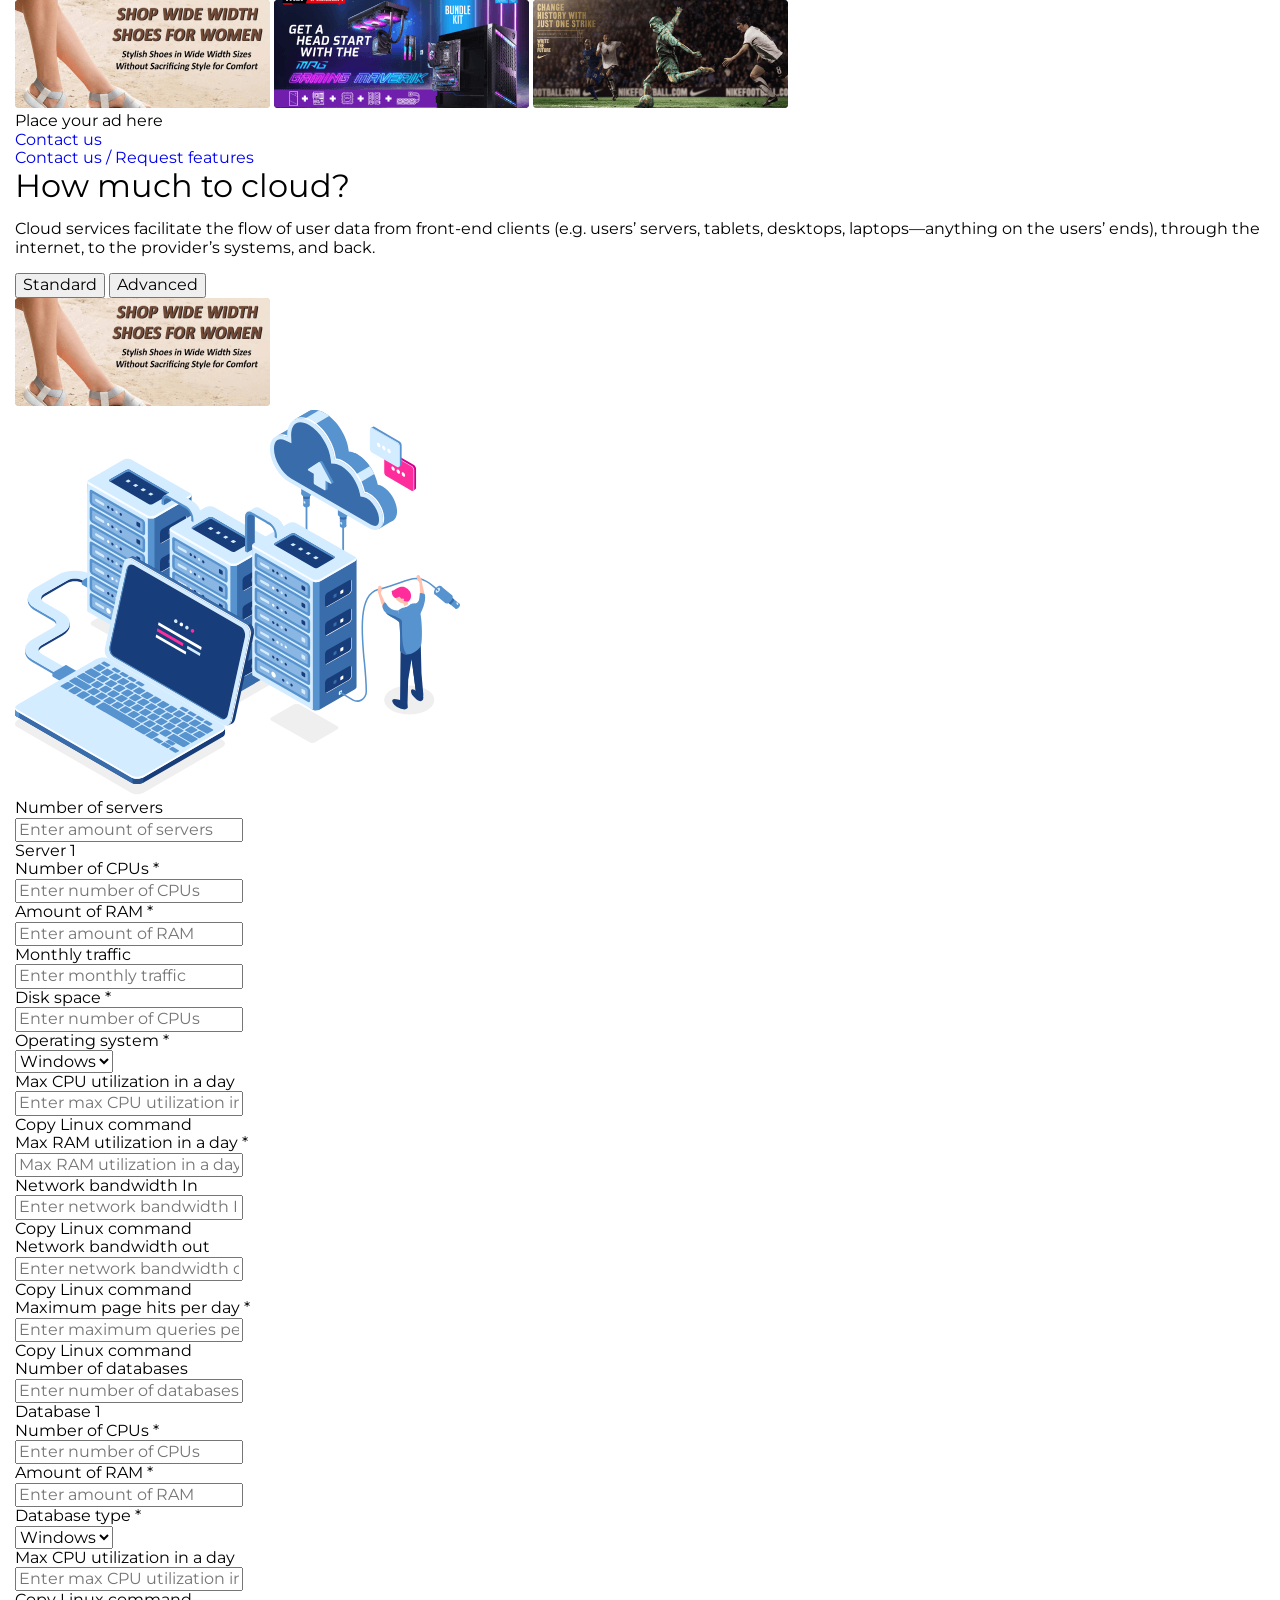
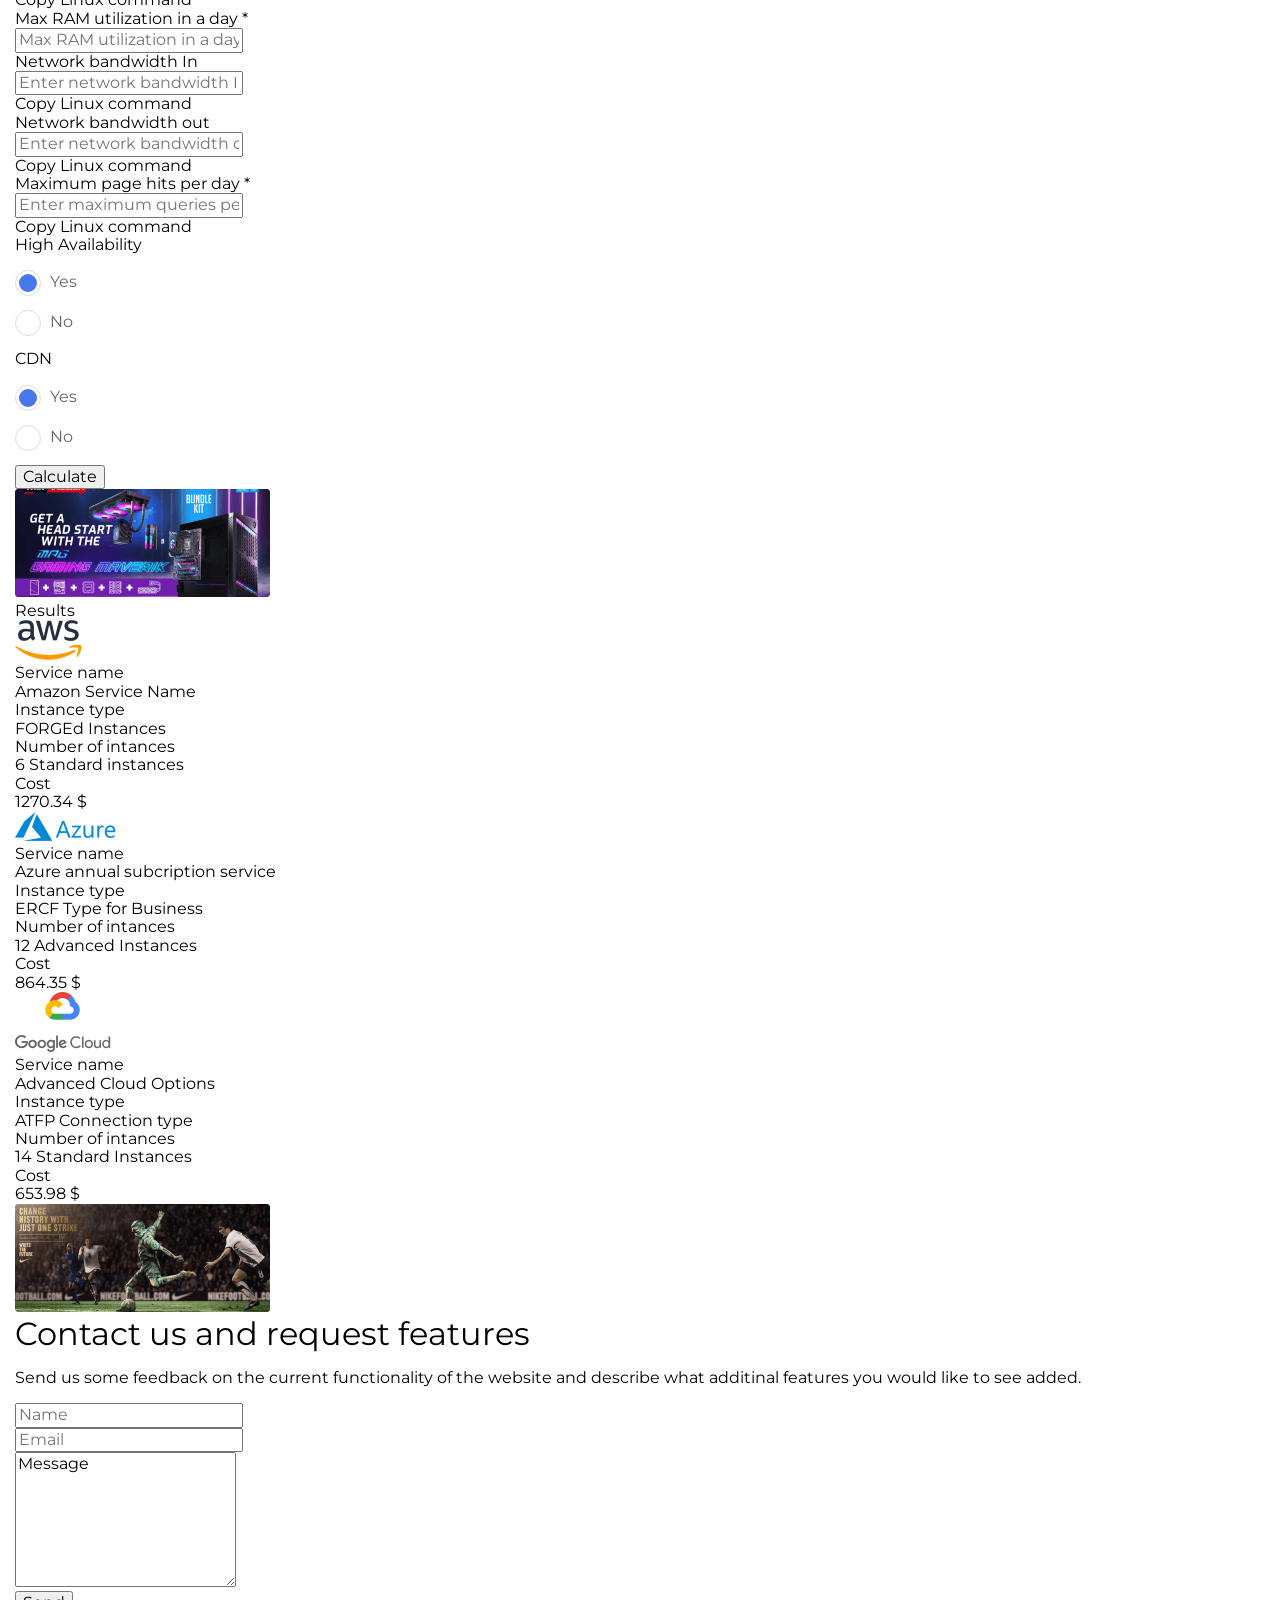
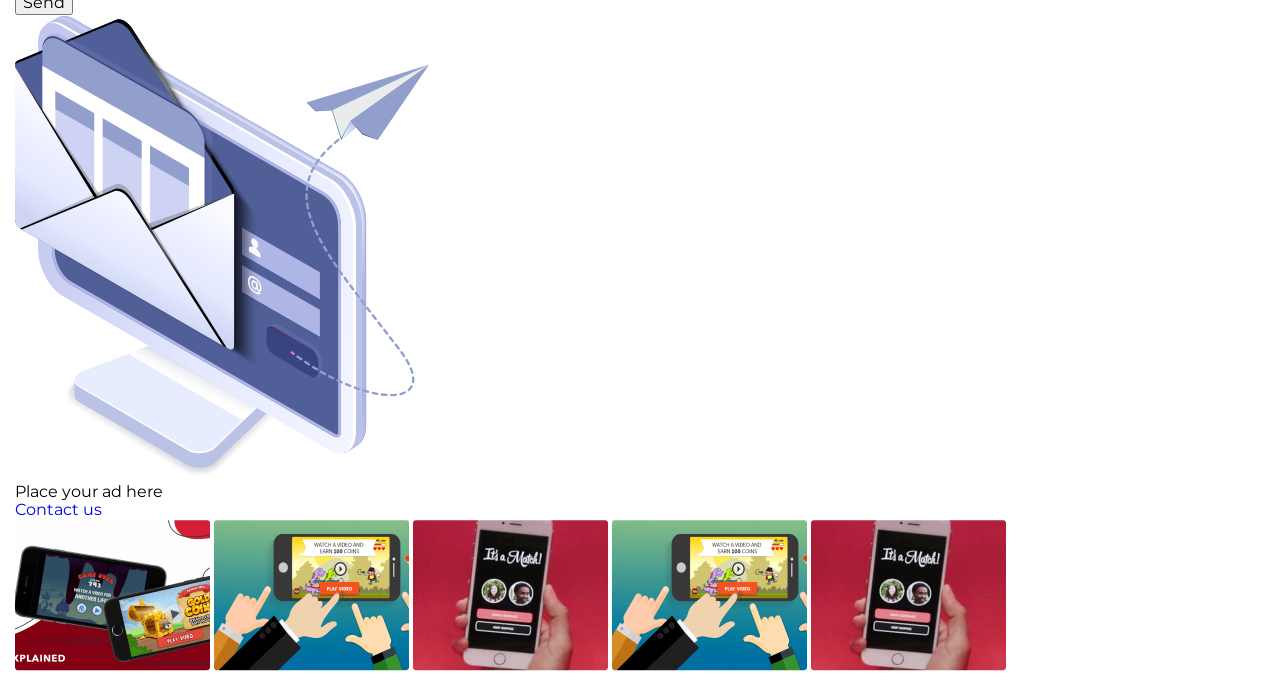
<file: index.html>
<!DOCTYPE html>
<html lang="en">
<head>
    <meta charset="UTF-8">
    <meta http-equiv="X-UA-Compatible" content="IE=edge">
    <meta name="viewport" content="width=device-width, initial-scale=1.0">
    <title>Document</title>
    <link rel="stylesheet" href="./css/style.css">
    <!--<link rel="stylesheet" href="css/reset.css">!-->
    <link rel="stylesheet" href="./css/normalize.css">
</head>
<body>
    <div class="loader">
        <div class="lds-dual-ring"></div>
    </div>
    
    <div class="content">
        <div class="main-content main-content-header">
            <header>
                <img src="img/head-1.png" srcset="img/head-1.png 1x, img/head-1@2x.png 2x">
                <img src="img/head-2.png" srcset="img/head-2.png 1x, img/head-2@2x.png 2x">
                <img src="img/head-3.png" srcset="img/head-3.png 1x, img/head-3@2x.png 2x">
                <div class="contact-us">
                    <div class="contact-title">Place your ad here</div>
                    <a href="#contact" class="btn contact-btn scroll-contact">Contact us</a>
                </div>
            </header>

            <section class="section-cloud">
                <a href="#contact" class="contact-request scroll-contact">Contact us / Request features</a>
                <div class="flex-cloud">
                    <div class="main-info">
                        <h1 class="main-title title-cloud">How much to cloud?</h1>
                        <p class="main-text">Cloud services facilitate the flow of user data from front-end clients (e.g. users’ servers, tablets, desktops, laptops—anything on the users’ ends), through the internet, to the provider’s systems, and back.</p>
                        <div class="main-buttons">
                            <button class="standart-button btn-main bm-active">Standard</button>
                            <button class="advanced-button btn-main">Advanced</button>
                        </div>

                        <div class="mobile-advertising">
                            <img src="img/head-1.png" srcset="img/head-1.png 1x, img/head-1@2x.png 2x">
                        </div>
                    </div>
                    <div class="cloud-vector">
                        <img src="img/cloud.svg" alt="">
                    </div>
                </div>
            </section>
        </div>
    </div>

    <div class="content">
        <div class="main-content">
            <form>
                <section class="section-server">
                    <div class="amount-sd">
                        <div class="title-number">Number of servers</div>
                        <div>
                            <input type="text" class="input-styles main-input input-value-frame" placeholder="Enter amount of servers" name="number-server">
                        </div>
                    </div>
                    <div class="main-frame">
                            <div class="title-frame">Server 1</div>
                            <div class="flex-frame">
                                <div class="block-input-frame">
                                    <div class="title-input">Number of CPUs *</div>
                                    <div>
                                        <input type="text" class="input-styles input-value-frame" placeholder="Enter number of CPUs" name="number-cpu" >
                                    </div>
                                </div>

                                <div class="block-input-frame">
                                    <div class="title-input">Amount of RAM *</div>
                                    <div class="gb-icon">
                                        <input type="text" class="input-styles input-value-frame" placeholder="Enter amount of RAM" name="amount-ram">
                                    </div>
                                </div>

                                <div class="block-input-frame standart-block">
                                    <div class="title-input">Monthly traffic</div>
                                    <div class="tb-icon">
                                        <input type="text" class="input-styles standart-input input-value-frame" placeholder="Enter monthly traffic" name="monthly-traffic">
                                    </div>
                                </div> 

                                <div class="block-input-frame">
                                    <div class="title-input">Disk space *</div>
                                    <div class="gb-icon">
                                        <input type="text" class="input-styles input-value-frame" placeholder="Enter number of CPUs" name="disk-number-cpu">
                                    </div>
                                </div>

                                <div class="block-input-frame">
                                    <div class="title-input">Operating system *</div>
                                    <select name="select-operating-system" id="select" class="custom-select input-value-frames" placeholder="Select operating system">
                                        <option value="windows">Windows</option>
                                        <option value="linux">Linux</option>
                                    </select>
                                </div>

                                <!-- ADVACNED -->

                                <div class="block-input-frame advanced-block">
                                    <div class="title-input">Max CPU utilization in a day</div>
                                    <div class="pr-icon">
                                        <input type="text" class="input-styles input-value-frame" placeholder="Enter max CPU utilization in a day" name="cpu-utilization">
                                    </div>
                                    <div class="copy-block"> 
                                    Copy Linux command<span class="tooltips copy" tooltip="It has survived not only five centuries, but also the leap into electronic typesetting, remaining essentially unchanged." tooltip-position="bottom"></span>
                                    </div>
                                </div>

                                <div class="block-input-frame advanced-block">
                                    <div class="title-input">Max RAM utilization in a day *</div>
                                    <div class="pr-icon">
                                        <input type="text" class="input-styles input-value-frame" placeholder="Max RAM utilization in a day" name="ram-utilization" >
                                    </div>
                                </div>

                                <div class="block-input-frame advanced-block">
                                    <div class="title-input">Network bandwidth In</div>
                                    <div>
                                        <input type="text" class="input-styles input-value-frame" placeholder="Enter network bandwidth In" name="bandwidth-in" > 
                                    </div>
                                    <div class="copy-block"> 
                                        Copy Linux command<span class="tooltips copy" tooltip="It has survived not only five centuries, but also the leap into electronic typesetting, remaining essentially unchanged." tooltip-position="bottom"></span>
                                    </div>
                                </div>

                                <div class="block-input-frame advanced-block">
                                    <div class="title-input">Network bandwidth out</div>
                                    <div>
                                        <input type="text" class="input-styles input-value-frame" placeholder="Enter network bandwidth out" name="bandwidth-out" >
                                    </div>
                                    <div class="copy-block"> 
                                        Copy Linux command<span class="tooltips copy" tooltip="It has survived not only five centuries, but also the leap into electronic typesetting, remaining essentially unchanged." tooltip-position="bottom"></span>
                                    </div>
                                </div>

                                <div class="block-input-frame advanced-block">
                                    <div class="title-input">Maximum page hits per day *</div>
                                    <div>
                                        <input type="text" class="input-styles input-value-frame" placeholder="Enter maximum queries per second" name="queries-per-second" >
                                    </div>
                                    <div class="copy-block"> 
                                        Copy Linux command<span class="tooltips copy" tooltip="It has survived not only five centuries, but also the leap into electronic typesetting, remaining essentially unchanged." tooltip-position="bottom"></span>
                                    </div>
                                </div>

                                <!-- Empty -->

                                <div class="block-input-frame empty-block"></div>
                            </div>
                    </div>
                </section>

                <section class="section-database advanced-block">
                    <div class="amount-sd">
                        <div class="title-number">Number of databases</div>
                        <div>
                            <input type="text" class="input-styles main-input input-value-frame" placeholder="Enter number of databases" name="number-database" >
                        </div>
                    </div>
                    <div class="main-frame">
                            <div class="title-frame">Database 1</div>
                            <div class="flex-frame">
                                <div class="block-input-frame">
                                    <div class="title-input">Number of CPUs *</div>
                                    <div>
                                        <input type="text" class="input-styles input-value-frame" placeholder="Enter number of CPUs" name="number-cpu-database" >
                                    </div>
                                </div>

                                <div class="block-input-frame">
                                    <div class="title-input">Amount of RAM *</div>
                                    <div class="gb-icon">
                                        <input type="text" class="input-styles input-value-frame" placeholder="Enter amount of RAM" name="amount-ram-database" >
                                    </div>
                                </div>

                                <div class="block-input-frame">
                                    <div class="title-input">Database type *</div>
                                    <select name="database-type" id="select" class="custom-select input-value-frame" placeholder="Enter database type"  >
                                        <option value="windows">Windows</option>
                                        <option value="linux">Linux</option>
                                    </select>
                                </div>

                                <div class="block-input-frame">
                                    <div class="title-input">Max CPU utilization in a day</div>
                                    <div class="pr-icon">
                                        <input type="text" class="input-styles input-value-frame" placeholder="Enter max CPU utilization in a day" name="cpu-utilization-database" >
                                    </div>
                                <div class="copy-block"> 
                                    Copy Linux command<span class="tooltips copy" tooltip="It has survived not only five centuries, but also the leap into electronic typesetting, remaining essentially unchanged." tooltip-position="bottom"></span>
                                    </div>
                                </div>

                                <div class="block-input-frame">
                                    <div class="title-input">Max RAM utilization in a day *</div>
                                    <div class="pr-icon">
                                        <input type="text" class="input-styles input-value-frame" placeholder="Max RAM utilization in a day" name="ram-utilization-database">
                                    </div>
                                </div>

                                <div class="block-input-frame">
                                    <div class="title-input">Network bandwidth In</div>
                                    <div>
                                        <input type="text" class="input-styles input-value-frame" placeholder="Enter network bandwidth In"  name="bandwidth-in-database">
                                    </div>
                                    <div class="copy-block"> 
                                        Copy Linux command<span class="tooltips copy" tooltip="It has survived not only five centuries, but also the leap into electronic typesetting, remaining essentially unchanged." tooltip-position="bottom"></span>
                                    </div>
                                </div>

                                <div class="block-input-frame">
                                    <div class="title-input">Network bandwidth out</div>
                                    <div>
                                        <input type="text" class="input-styles input-value-frame" placeholder="Enter network bandwidth out" name="bandwidth-out-database" >
                                    </div>
                                    <div class="copy-block"> 
                                        Copy Linux command<span class="tooltips copy" tooltip="It has survived not only five centuries, but also the leap into electronic typesetting, remaining essentially unchanged." tooltip-position="bottom"></span>
                                    </div>
                                </div>

                                <div class="block-input-frame">
                                    <div class="title-input">Maximum page hits per day *</div>
                                    <div>
                                        <input type="text" class="input-styles input-value-frame" placeholder="Enter maximum queries per second"  name="maximum-querie-database">
                                    </div>
                                    <div class="copy-block"> 
                                        Copy Linux command<span class="tooltips copy" tooltip="It has survived not only five centuries, but also the leap into electronic typesetting, remaining essentially unchanged." tooltip-position="bottom"></span>
                                    </div>
                                </div>

                                <!-- Empty -->

                                <div class="block-input-frame empty-block-advanced"></div>
                            </div>
                    </div>

                    <div class="flex-ch-form">
                        <div>
                            <div class="title-checkbox">High Availability</div>
                            <div class="flex-checbox">
                                <p>
                                    <input type="radio" id="test1" name="radio-group" checked>
                                    <label for="test1" class="yes-no">Yes</label>
                                </p>
                                <p>
                                    <input type="radio" id="test2" name="radio-group">
                                    <label for="test2" class="yes-no">No</label>
                                </p>
                            </div>
                        </div>
                        <div class="space-checkbox">
                            <div class="title-checkbox">CDN</div>
                            <div class="flex-checbox">
                                <p>
                                    <input type="radio" id="test3" name="radio-group-2" checked>
                                    <label for="test3" class="yes-no">Yes</label>
                                </p>
                                <p>
                                    <input type="radio" id="test4" name="radio-group-2">
                                    <label for="test4" class="yes-no">No</label>
                                </p>
                            </div>
                        </div>
                    </div>
                </section>

                <div class="calculate-block">
                    <button class="btn btn-calculate">Calculate</button>
                </div>

            </form>

            <div class="mobile-advertising">
                <img src="img/head-2.png" srcset="img/head-2.png 1x, img/head-2@2x.png 2x">
            </div>

            <section class="section-result" id="result-section">
                <h2 class="title-result">Results</h2>
                <div class="flex-result">
                    <div class="block-result">
                        <div class="cp-logo">
                            <img src="img/cp-aws.png" srcset="img/cp-aws.png 1x, img/cp-aws@2x.png 2x">
                        </div>
                        <div class="result-name">Service name</div>
                        <div class="result-value">Amazon Service Name</div>
                        <div class="result-name">Instance type</div>
                        <div class="result-value">FORGEd Instances</div>
                        <div class="result-name">Number of intances</div>
                        <div class="result-value">6 Standard instances</div>
                        <div class="result-name">Cost</div>
                        <div class="result-value">1270.34 $</div>
                    </div>

                    <div class="block-result">
                        <div class="cp-logo">
                            <img src="img/cp-azure.png" srcset="img/cp-azure.png 1x, img/cp-azure@2x.png 2x">
                        </div>
                        <div class="result-name">Service name</div>
                        <div class="result-value">Azure annual subcription service</div>
                        <div class="result-name">Instance type</div>
                        <div class="result-value">ERCF Type for Business</div>
                        <div class="result-name">Number of intances</div>
                        <div class="result-value">12 Advanced Instances</div>
                        <div class="result-name">Cost</div>
                        <div class="result-value">864.35 $</div>
                    </div>

                    <div class="block-result">
                        <div class="cp-logo">
                            <img src="img/cp-google.png" srcset="img/cp-google.png 1x, img/cp-google@2x.png 2x">
                        </div>
                        <div class="result-name">Service name</div>
                        <div class="result-value">Advanced Cloud Options</div>
                        <div class="result-name">Instance type</div>
                        <div class="result-value">ATFP Connection type</div>
                        <div class="result-name">Number of intances</div>
                        <div class="result-value">14 Standard Instances</div>
                        <div class="result-name">Cost</div>
                        <div class="result-value">653.98 $</div>
                    </div>
                 </div>
            </section>

            <div class="mobile-advertising">
                <img src="img/head-3.png" srcset="img/head-3.png 1x, img/head-3@2x.png 2x">
            </div>

            <section class="contact-section">
                <div class="main-info">
                    <h1 class="main-title contant-title" id="contact">Contact us and request features</h1>
                    <p class="main-text">Send us some feedback on the current functionality of the website and describe what additinal features you would like to see added.</p>
                    <form action="">
                        <div class="input-blocks">
                            <input type="text" class="input-styles" placeholder="Name">
                        </div>
                        <div class="input-blocks">
                            <input type="text" class="input-styles" placeholder="Email">
                        </div>
                        <div class="input-blocks">
                            <textarea class="input-styles" name="" id="" rows="7">Message</textarea>
                        </div>
                        <div class="send-block">
                            <button type="send" class="btn btn-send">Send</button>
                        </div>
                    </form>
                </div>
                <div class="contact-vector">
                    <img src="img/contact.svg" alt="">
                </div>
            </section>
        </div>

        

        <div class="sticky-content">
            <div class="sticky">
                <div class="contact-us-menu menu-space">
                    <div class="contact-title">Place your ad here</div>
                    <a href="#contact" class="btn contact-btn scroll-contact">Contact us</a>
                </div>
                <img class="menu-space" src="img/right-1.png" srcset="img/right-1.png 1x, img/right-1@2x.png 2x">
                <img class="menu-space" src="img/right-2.png" srcset="img/right-2.png 1x, img/right-2@2x.png 2x">
                <img class="menu-space" src="img/right-3.png" srcset="img/right-3.png 1x, img/right-3@2x.png 2x">
                <img class="menu-space" src="img/right-2.png" srcset="img/right-2.png 1x, img/right-2@2x.png 2x">
                <img class="menu-space" src="img/right-3.png" srcset="img/right-3.png 1x, img/right-3@2x.png 2x">
            </div>
        </div>
    </div>

    <script src="js/jquery.js"></script>
    <script src="js/main.js"></script>
</body>
</html>
</file>
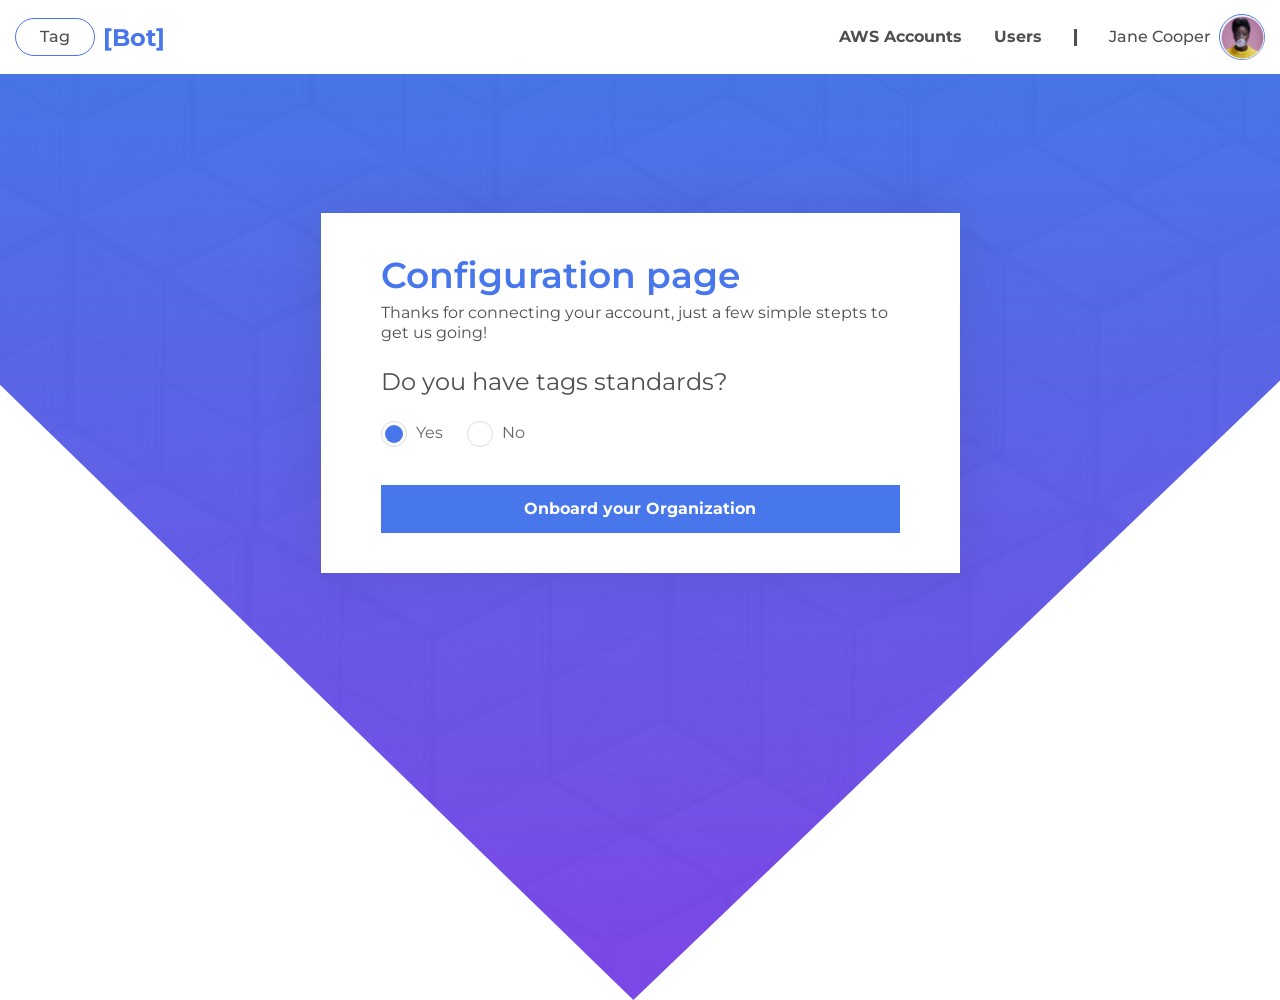
<file: config.html>
<!DOCTYPE html>
<html lang="en">
<head>
    <meta charset="UTF-8">
    <meta http-equiv="X-UA-Compatible" content="IE=edge">
    <meta name="viewport" content="width=device-width, initial-scale=1.0">
    <title></title>
    <link rel="stylesheet" href="./css/normalize.css">
    <link rel="stylesheet" href="./css/reset.css">
    <link rel="stylesheet" href="./css/style.min.css">
</head>
<body>
    <header class="header-section">
        <div class="content flex-header">
            <div class="left-header">
                <a href="#" class="logotype">
                    <div class="tag-logo">Tag</div>
                    <div class="bot-logo">[Bot]</div>
                </a>
            </div>

            <div class="burger-menu">
                <div class="bar">
                    <span class="bar-1"></span>
                    <span class="bar-2"></span>
                    <span class="bar-3"></span>
                </div>
            </div>

            <div class="right-header">
                <a href="#" class="aws-acc">AWS Accounts</a>
                <a href="#" class="users">Users</a>
                <a href="#" class="set-acc line-acc mobile">Account settings</a>
                <a href="#" class="set-acc mobile">Log out</a>
                <span class="header-line"></span>
                <div href="#" class="user-info">
                    <span class="username">Jane Cooper</span>
                    <div class="user-img-block">
                        <img src="./img/user-img.png" class="user-img" alt="">
                    </div>
                    <div class="hover-menu">
                        <a href="#">Account settings</a>
                        <a href="#">Log out</a>
                    </div>
                </div>
            </div>
        </div>
    </header>

    <main>
        <section class="main-section">
            <div class="content flex-main">
                <div class="main-form-block space-block">
                    <div class="flex-welcome">
                        <span class="weclome-to">Configuration page</span>
                    </div>
                    <p class="text-form">Thanks for connecting your account, just a few simple stepts to get us going!</p>
                    <form action="#">
                        <div class="have-standart">Do you have tags standards?</div>
                        <div class="flex-radio">
                            <p>
                                <input type="radio" id="test1" name="radio-group" checked>
                                <label for="test1">Yes</label>
                            </p>
                            <p>
                                <input type="radio" id="test2" name="radio-group">
                                <label for="test2">No</label>
                            </p>
                        </div>
                    </form>
                    <a href="#" class="radio-button">Onboard your Organization</a>
                </div>
            </div>
        </section>
    </main>

    <script src="https://code.jquery.com/jquery-3.6.1.min.js" integrity="sha256-o88AwQnZB+VDvE9tvIXrMQaPlFFSUTR+nldQm1LuPXQ=" crossorigin="anonymous"></script>

    <script src="./js/main.js"></script>
</body>
</html>
</file>
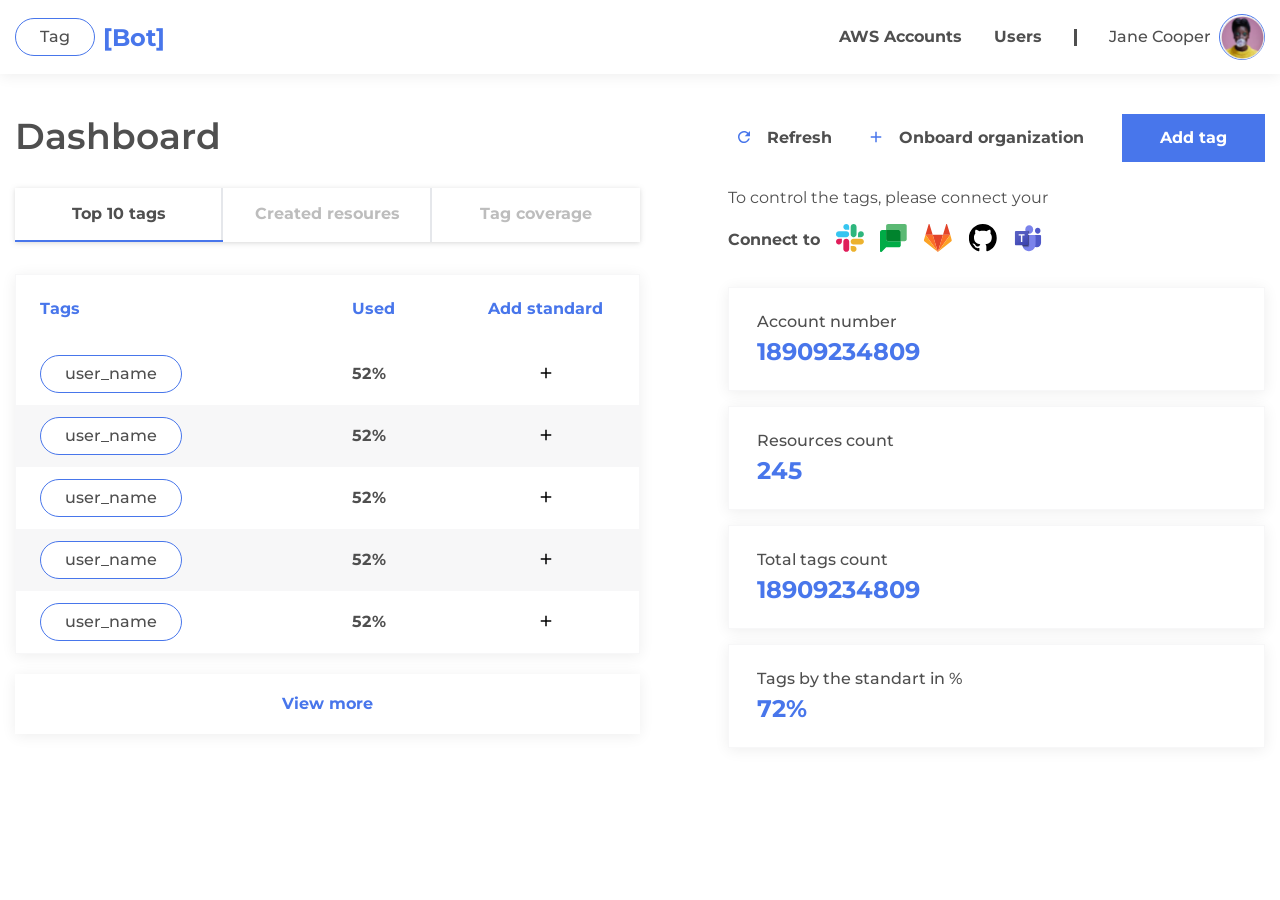
<file: dashboard.html>
<!DOCTYPE html>
<html lang="en">
<head>
    <meta charset="UTF-8">
    <meta http-equiv="X-UA-Compatible" content="IE=edge">
    <meta name="viewport" content="width=device-width, initial-scale=1.0">
    <title></title>
    <link rel="stylesheet" href="./css/normalize.css">
    <link rel="stylesheet" href="./css/reset.css">
    <link rel="stylesheet" href="./css/style.min.css">
</head>
<body>
    <header class="header-section">
        <div class="content flex-header">
            <div class="left-header">
                <a href="#" class="logotype">
                    <div class="tag-logo">Tag</div>
                    <div class="bot-logo">[Bot]</div>
                </a>
            </div>

            <div class="burger-menu">
                <div class="bar">
                    <span class="bar-1"></span>
                    <span class="bar-2"></span>
                    <span class="bar-3"></span>
                </div>
            </div>

            <div class="right-header">
                <a href="#" class="aws-acc">AWS Accounts</a>
                <a href="#" class="users">Users</a>
                <a href="#" class="set-acc line-acc mobile">Account settings</a>
                <a href="#" class="set-acc mobile">Log out</a>
                <span class="header-line"></span>
                <div href="#" class="user-info">
                    <span class="username">Jane Cooper</span>
                    <div class="user-img-block">
                        <img src="./img/user-img.png" class="user-img" alt="">
                    </div>
                    <div class="hover-menu">
                        <a href="#">Account settings</a>
                        <a href="#">Log out</a>
                    </div>
                </div>
            </div>
        </div>
    </header>

    <main>
        <div class="content">
            <div class="flex-title">
                <h1 class="title-dashboard">Dashboard</h1>
                <div>
                    <a href="#" class="refresh-text">
                        <img src="./img/refresh.svg" alt="">
                        <span>Refresh</span>
                    </a>
                    <a href="#" class="refresh-text">
                        <img src="./img/plus-blue.svg" alt="">
                        <span>Onboard organization</span>
                    </a>
                    <a href="#" class="add-tag-button modal-toggle">Add tag</a>
                </div>
            </div>

            <div class="flex-dashboard">
                <div class="left-dashboard">
                    <div class="title-table-dashboard">
                        <div class="top-10 active title-active">
                            Top 10 tags
                        </div>
                        <div class="created-resoures title-active">
                            Created resoures
                        </div>
                        <div class="tag-coverage title-active">
                            Tag coverage
                        </div>
                    </div>

                    <div class="table-scroll top-10-block">
                        <table class="table-dashboard">
                            <tr class="table-dashboard-t">
                                <td>Tags</td>
                                <td>Used</td>
                                <td>Add standard</td>
                            </tr>
                            <tr class="table-dashboard-row">
                                <td>
                                    <div class="row-tag">
                                        user_name
                                    </div> 
                                </td>
                                <td class="row-text">52%</td>
                                <td><img src="./img/plus.svg" alt=""></td>
                            </tr>
                            <tr class="table-dashboard-row">
                                <td>
                                    <div class="row-tag">
                                        user_name
                                    </div> 
                                </td>
                                <td class="row-text">52%</td>
                                <td><img src="./img/plus.svg" alt=""></td>
                            </tr>
                            <tr class="table-dashboard-row">
                                <td>
                                    <div class="row-tag">
                                        user_name
                                    </div> 
                                </td>
                                <td class="row-text">52%</td>
                                <td><img src="./img/plus.svg" alt=""></td>
                            </tr>
                            <tr class="table-dashboard-row">
                                <td>
                                    <div class="row-tag">
                                        user_name
                                    </div> 
                                </td>
                                <td class="row-text">52%</td>
                                <td><img src="./img/plus.svg" alt=""></td>
                            </tr>
                            <tr class="table-dashboard-row">
                                <td>
                                    <div class="row-tag">
                                        user_name
                                    </div> 
                                </td>
                                <td class="row-text">52%</td>
                                <td><img src="./img/plus.svg" alt=""></td>
                            </tr>
                        </table>
                    </div>

                    <div class="table-scroll created-resoures-block">
                        <table class="table-dashboard table-dashboard-c">
                            <tr class="table-dashboard-t">
                                <td>Email of user</td>
                                <td>Count of resorces</td>
                            </tr>
                            <tr class="table-dashboard-row">
                                <td>
                                    bill.sanders@example.com
                                </td>
                                <td class="row-text">232</td>
                            </tr>

                            <tr class="table-dashboard-row">
                                <td>
                                    bill.sanders@example.com
                                </td>
                                <td class="row-text">232</td>
                            </tr>

                            <tr class="table-dashboard-row">
                                <td>
                                    bill.sanders@example.com
                                </td>
                                <td class="row-text">232</td>
                            </tr>
                        </table>
                    </div>

                    <div class="table-scroll tag-coverage-block">
                        <table class="table-dashboard table-dashboard-c">
                            <tr class="table-dashboard-t">
                                <td>Email of user</td>
                                <td>Coverage of resorces (%)</td>
                            </tr>
                            <tr class="table-dashboard-row">
                                <td>
                                    bill.sanders@example.com
                                </td>
                                <td class="row-text">100%</td>
                            </tr>

                            <tr class="table-dashboard-row">
                                <td>
                                    bill.sanders@example.com
                                </td>
                                <td class="row-text">100%</td>
                            </tr>

                            <tr class="table-dashboard-row">
                                <td>
                                    bill.sanders@example.com
                                </td>
                                <td class="row-text">100%</td>
                            </tr>
                        </table>
                    </div>

                    <a href="#" class="view-more">View more</a>
                </div>

                <div class="right-dashboard">
                    <div class="top-10-block">
                        <p class="text-connect">To control the tags, please connect your</p>
                        <div class="flex-connect">
                            <p class="connect-to">Connect to</p>
                            <a href="#">
                                <img src="./img/slack.svg" alt="">
                            </a>
                            <a href="#">
                                <img src="./img/google.svg" alt="">
                            </a>
                            <a href="#">
                                <img src="./img/gitlub.svg" alt="">
                            </a>
                            <a href="#">
                                <img src="./img/github.svg" alt="">
                            </a>
                            <a href="#">
                                <img src="./img/mt.svg" alt="">
                            </a>
                        </div>
                        <div class="frame-connect">
                            <div class="info-title">Account number</div>
                            <div class="info-number">18909234809</div>
                        </div>
                        <div class="frame-connect">
                            <div class="info-title">Resources count</div>
                            <div class="info-number">245</div>
                        </div>
                        <div class="frame-connect">
                            <div class="info-title">Total tags count</div>
                            <div class="info-number">18909234809</div>
                        </div>
                        <div class="frame-connect">
                            <div class="info-title">Tags by the standart in %</div>
                            <div class="info-number">72%</div>
                        </div>
                    </div>

                    <div class="created-resoures-block">
                        <p class="text-connect">You are almost there, please wait</p>
                        <div class="flex-connect">
                            <p class="connect-to yellow">Connecting to</p>
                            <a href="#">
                                <img src="./img/logos_slack.svg" alt="">
                            </a>
                        </div>
                        <div class="frame-connect">
                            <div class="info-title">Account number</div>
                            <div class="info-number">18909234809</div>
                        </div>
                        <div class="frame-connect">
                            <div class="info-title">Resources count</div>
                            <div class="info-number">245</div>
                        </div>
                        <div class="frame-connect">
                            <div class="info-title">Total tags count</div>
                            <div class="info-number">18909234809</div>
                        </div>
                        <div class="frame-connect">
                            <div class="info-title">Tags by the standart in %</div>
                            <div class="info-number">26%</div>
                        </div>
                    </div>

                    <div class="tag-coverage-block">
                        <p class="text-connect">You have been successfully connected</p>
                        <div class="flex-connect">
                            <p class="connect-to orange">Disconnect your</p>
                            <a href="#">
                                <img src="./img/logos_slack.svg" alt="">
                            </a>
                        </div>
                        <div class="frame-connect">
                            <div class="info-title">Account number</div>
                            <div class="info-number">18909234809</div>
                        </div>
                        <div class="frame-connect">
                            <div class="info-title">Resources count</div>
                            <div class="info-number">245</div>
                        </div>
                        <div class="frame-connect">
                            <div class="info-title">Total tags count</div>
                            <div class="info-number">18909234809</div>
                        </div>
                        <div class="frame-connect">
                            <div class="info-title">Tags by the standart in %</div>
                            <div class="info-number">88%</div>
                        </div>
                    </div>
                </div>
            </div>

        </div>
    </main>
      
    <div class="modal">
        <div class="modal-overlay modal-toggle"></div>
        <div class="modal-wrapper modal-transition">
          <div class="modal-header">
            <button class="modal-close modal-toggle"><img src="./img/close.svg" alt=""></button>
          </div>
          
            <div class="modal-body">
                <div class="flex-welcome">
                    <span class="weclome-to">Please, define key values</span>
                </div>
                <form action="#" class="main-form">
                    <div class="flex-key-value">
                        <div class="block-pswrd">
                            <div class="placeholder-container">
                                <input type="text" class="focus-input" placeholder=" " />
                                <label>Enter key </label>
                                <a href="#" class="show-password"><img src="./img/close.svg" alt=""></a>
                            </div>
                        </div>  
                        <a href="#"><img src="./img/delete.svg" alt=""></a>
                    </div>
                    <div class="flex-key-value">
                        <div class="block-pswrd">
                            <div class="placeholder-container">
                                <input type="text" class="focus-input" placeholder=" " />
                                <label>Enter key </label>
                                <a href="#" class="show-password"><img src="./img/close.svg" alt=""></a>
                            </div>
                        </div>  
                        <a href="#"><img src="./img/delete.svg" alt=""></a>
                    </div>
                    <div class="flex-key-value">
                        <div class="block-pswrd">
                            <div class="placeholder-container">
                                <input type="text" class="focus-input" placeholder=" " />
                                <label>Enter key </label>
                                <a href="#" class="show-password"><img src="./img/close.svg" alt=""></a>
                            </div>
                        </div>  
                        <a href="#"><img src="./img/delete.svg" alt=""></a>
                    </div>
                    <div class="flex-key-value">
                        <div class="block-pswrd">
                            <div class="placeholder-container">
                                <input type="text" class="focus-input" placeholder=" " />
                                <label>Enter key </label>
                                <a href="#" class="show-password"><img src="./img/close.svg" alt=""></a>
                            </div>
                        </div>  
                        <a href="#"><img src="./img/delete.svg" alt=""></a>
                    </div>
                    <a href="#" class="new-tag">
                        <img src="./img/plus.svg" alt="">
                        <span>New Tag</span>
                    </a>
                    <div>
                        <input type="submit" name="submit" class="form-submit" value="Onboard your Organization">
                    </div>
                </form>
            </div>
        </div>
    </div>
</body>

    <script src="https://code.jquery.com/jquery-3.6.1.min.js" integrity="sha256-o88AwQnZB+VDvE9tvIXrMQaPlFFSUTR+nldQm1LuPXQ=" crossorigin="anonymous"></script>

    <script src="./js/main.js"></script>
    <script>
            $( document ).ready(function() {
                $('.modal-toggle').on('click', function(e) {
                    e.preventDefault();
                    $('.modal').toggleClass('is-visible');
                });


                $(function() {
                    $(".title-active").click(function() {
                        // remove classes from all
                        $(".title-active").removeClass("active");
                        // add class to the one we clicked
                        $(this).addClass("active");
                    });

                    $(".top-10").click(function() {
                        $(".top-10-block").css('display', 'block');
                        $(".created-resoures-block, .tag-coverage-block").css('display', 'none');
                    });

                    $(".created-resoures").click(function() {
                        $(".created-resoures-block").css('display', 'block');
                        $(".top-10-block, .tag-coverage-block").css('display', 'none');
                    });

                    $(".tag-coverage").click(function() {
                        $(".tag-coverage-block").css('display', 'block');
                            $(".top-10-block, .created-resoures-block").css('display', 'none');
                    });
                });
            });

    </script>
</body>
</html>
</file>
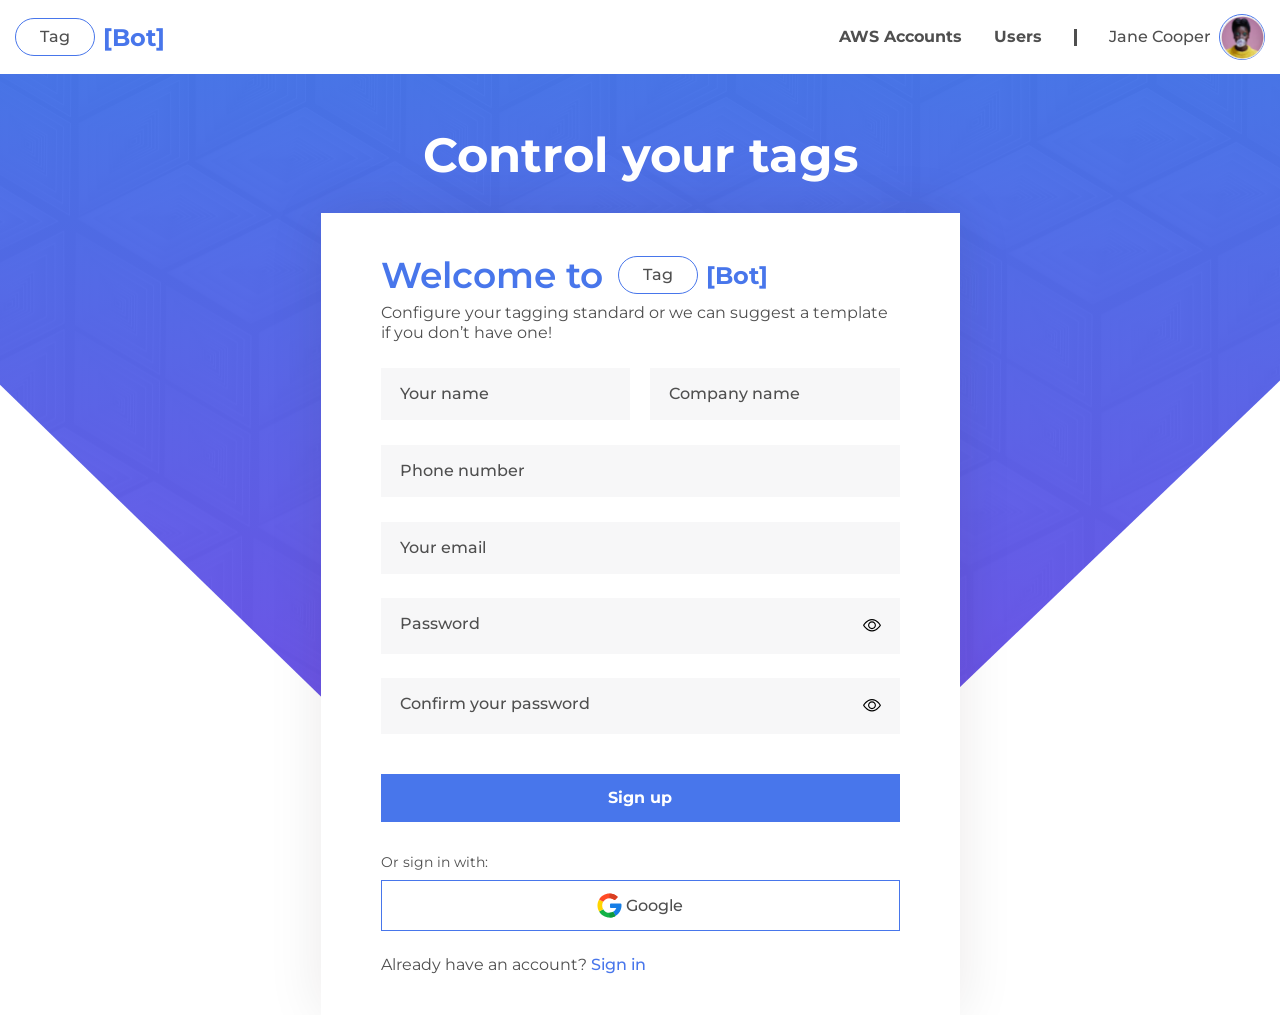
<file: first.html>
<!DOCTYPE html>
<html lang="en">
<head>
    <meta charset="UTF-8">
    <meta http-equiv="X-UA-Compatible" content="IE=edge">
    <meta name="viewport" content="width=device-width, initial-scale=1.0">
    <title></title>
    <link rel="stylesheet" href="./css/normalize.css">
    <link rel="stylesheet" href="./css/reset.css">
    <link rel="stylesheet" href="./css/style.min.css">
</head>
<body>
    <header class="header-section">
        <div class="content flex-header">
            <div class="left-header">
                <a href="#" class="logotype">
                    <div class="tag-logo">Tag</div>
                    <div class="bot-logo">[Bot]</div>
                </a>
            </div>

            <div class="burger-menu">
                <div class="bar">
                    <span class="bar-1"></span>
                    <span class="bar-2"></span>
                    <span class="bar-3"></span>
                </div>
            </div>

            <div class="right-header">
                <a href="#" class="aws-acc">AWS Accounts</a>
                <a href="#" class="users">Users</a>
                <a href="#" class="set-acc line-acc mobile">Account settings</a>
                <a href="#" class="set-acc mobile">Log out</a>
                <span class="header-line"></span>
                <div href="#" class="user-info">
                    <span class="username">Jane Cooper</span>
                    <div class="user-img-block">
                        <img src="./img/user-img.png" class="user-img" alt="">
                    </div>
                    <div class="hover-menu">
                        <a href="#">Account settings</a>
                        <a href="#">Log out</a>
                    </div>
                </div>
            </div>
        </div>
    </header>

    <main>
        <section class="main-section">
            <div class="content flex-main">
                <h1 class="title">Control your tags</h1>
                <div class="main-form-block">
                    <div class="flex-welcome">
                        <span class="weclome-to">Welcome to</span>
                        <a href="#" class="logotype">
                            <div class="tag-logo">Tag</div>
                            <div class="bot-logo">[Bot]</div>
                        </a>
                    </div>
                    <p class="text-form">Configure your tagging standard or we can suggest a template if you don’t have one!</p>
                    <form action="#" class="main-form">
                        <div class="flex-form">
                            <div>
                                <input type="text" class="input-form" placeholder="Your name">
                            </div>
                            <div>
                                <input type="text" class="input-form" placeholder="Company name">
                            </div>
                        </div>
                        <div>
                            <input type="text" class="input-form" placeholder="Phone number">
                        </div>
                        <div>
                            <input type="text" class="input-form" placeholder="Your email">
                        </div>
                        <div class="block-pswrd">
                            <div class="placeholder-container">
                                <input type="password" class="focus-input" placeholder=" " />
                                <label>Password</label>
                                <a href="#" class="show-password"><img src="./img/eye.svg" alt=""></a>
                            </div>
                        </div>
                        <div class="block-pswrd">
                            <div class="placeholder-container">
                                <input type="password" class="focus-input" placeholder=" " />
                                <label>Confirm your password</label>
                                <a href="#" class="show-password"><img src="./img/eye.svg" alt=""></a>
                            </div>
                        </div>
                        <div>
                            <input type="submit" name="submit" class="form-submit" value="Sign up">
                        </div>
                    </form>
                    <div class="signin-block">
                        <p class="text-form">Or sign in with:</p>
                        <a href="#" class="signin-with">
                            <img src="./img/google-icon.svg" class="google-icon" alt="">
                            <span class="google-text">Google</span>
                        </a>
                    </div>
                    <div class="have-acc">
                        <span>Already have an account?</span>
                        <a href="#" class="blue">Sign in</a>
                    </div>
                </div>
            </div>
        </section>
    </main>

    <script src="https://code.jquery.com/jquery-3.6.1.min.js" integrity="sha256-o88AwQnZB+VDvE9tvIXrMQaPlFFSUTR+nldQm1LuPXQ=" crossorigin="anonymous"></script>
    <script src="./js/main.js"></script>

</body>
</html>
</file>
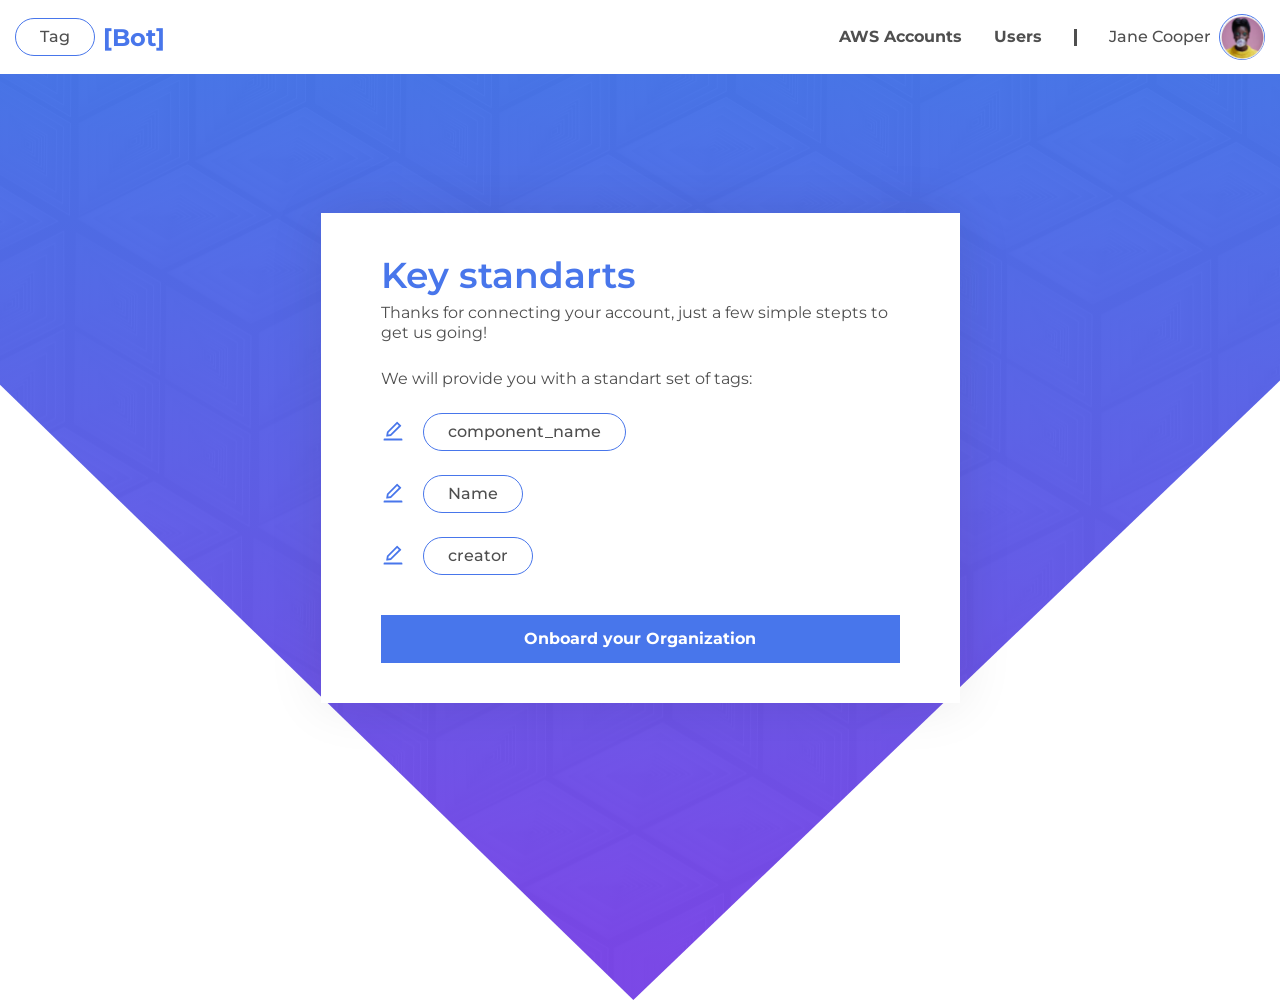
<file: key-standart.html>
<!DOCTYPE html>
<html lang="en">
<head>
    <meta charset="UTF-8">
    <meta http-equiv="X-UA-Compatible" content="IE=edge">
    <meta name="viewport" content="width=device-width, initial-scale=1.0">
    <title></title>
    <link rel="stylesheet" href="./css/normalize.css">
    <link rel="stylesheet" href="./css/reset.css">
    <link rel="stylesheet" href="./css/style.min.css">
</head>
<body>
    <header class="header-section">
        <div class="content flex-header">
            <div class="left-header">
                <a href="#" class="logotype">
                    <div class="tag-logo">Tag</div>
                    <div class="bot-logo">[Bot]</div>
                </a>
            </div>

            <div class="burger-menu">
                <div class="bar">
                    <span class="bar-1"></span>
                    <span class="bar-2"></span>
                    <span class="bar-3"></span>
                </div>
            </div>

            <div class="right-header">
                <a href="#" class="aws-acc">AWS Accounts</a>
                <a href="#" class="users">Users</a>
                <a href="#" class="set-acc line-acc mobile">Account settings</a>
                <a href="#" class="set-acc mobile">Log out</a>
                <span class="header-line"></span>
                <div href="#" class="user-info">
                    <span class="username">Jane Cooper</span>
                    <div class="user-img-block">
                        <img src="./img/user-img.png" class="user-img" alt="">
                    </div>
                    <div class="hover-menu">
                        <a href="#">Account settings</a>
                        <a href="#">Log out</a>
                    </div>
                </div>
            </div>
        </div>
    </header>

    <main>
        <section class="main-section">
            <div class="content flex-main">
                <div class="main-form-block space-block">
                    <div class="flex-welcome">
                        <span class="weclome-to">Key standarts</span>
                    </div>
                    <p class="text-form">Thanks for connecting your account, just a few simple stepts to get us going!</p>
                    <div class="key-block">
                        <p class="text-form">We will provide you with a standart set of tags:</p>
                        <div class="flex-key">
                            <a href="#">
                                <img src="./img/edit.svg" alt="">
                            </a>
                            <div class="tag">component_name</div>
                        </div>
                        <div class="flex-key">
                            <a href="#">
                                <img src="./img/edit.svg" alt="">
                            </a>
                            <div class="tag">Name</div>
                        </div>
                        <div class="flex-key">
                            <a href="#">
                                <img src="./img/edit.svg" alt="">
                            </a>
                            <div class="tag">creator</div>
                        </div>
                    </div>
                    <a href="#" class="radio-button">Onboard your Organization</a>
                </div>
            </div>
        </section>
    </main>

    <script src="https://code.jquery.com/jquery-3.6.1.min.js" integrity="sha256-o88AwQnZB+VDvE9tvIXrMQaPlFFSUTR+nldQm1LuPXQ=" crossorigin="anonymous"></script>
    <script src="./js/main.js"></script>
</body>
</html>
</file>
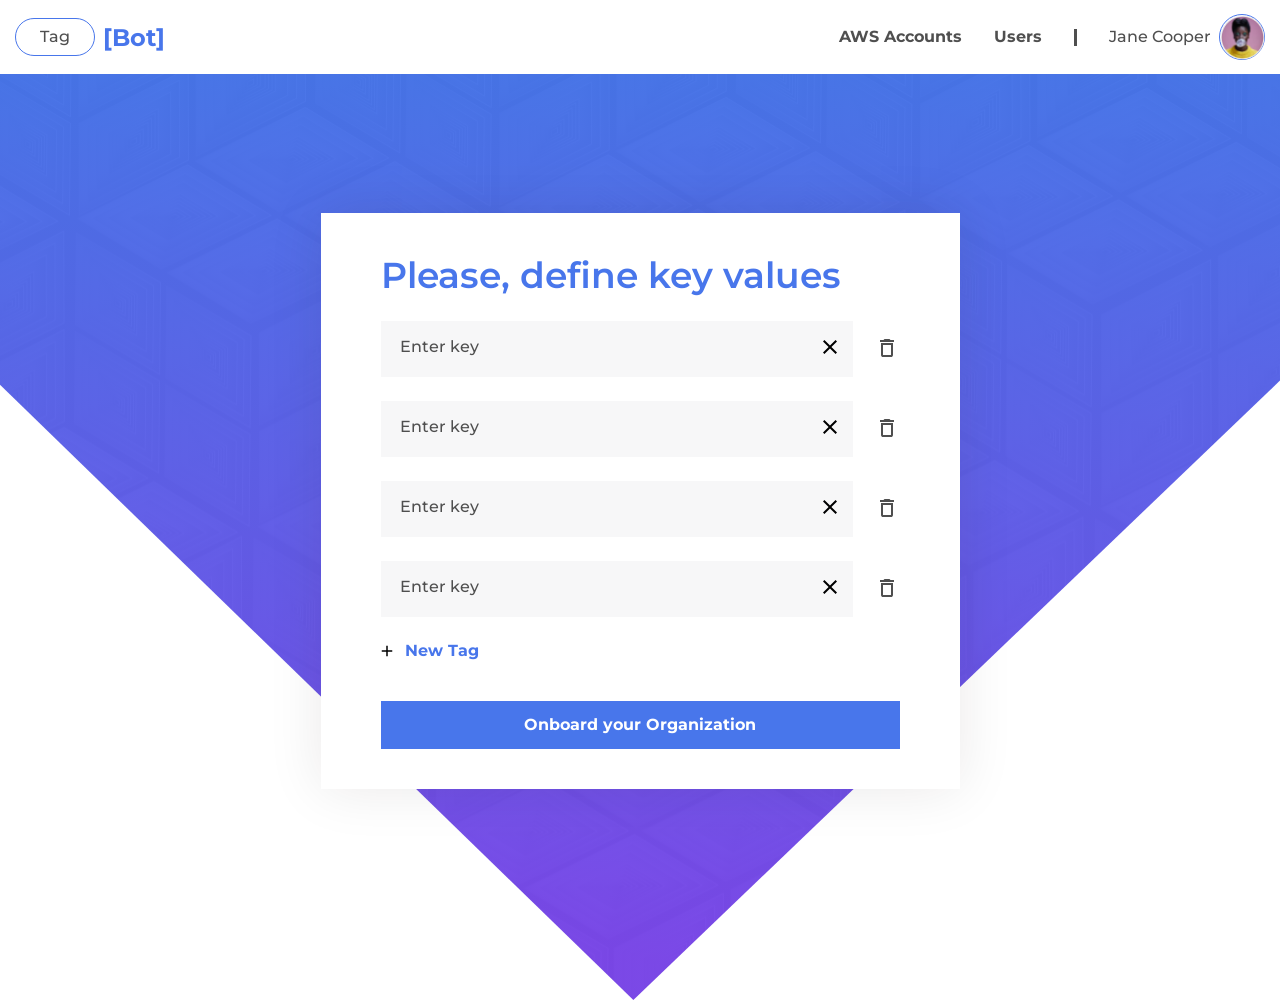
<file: key-value.html>
<!DOCTYPE html>
<html lang="en">
<head>
    <meta charset="UTF-8">
    <meta http-equiv="X-UA-Compatible" content="IE=edge">
    <meta name="viewport" content="width=device-width, initial-scale=1.0">
    <title></title>
    <link rel="stylesheet" href="./css/normalize.css">
    <link rel="stylesheet" href="./css/reset.css">
    <link rel="stylesheet" href="./css/style.min.css">
</head>
<body>
    <header class="header-section">
        <div class="content flex-header">
            <div class="left-header">
                <a href="#" class="logotype">
                    <div class="tag-logo">Tag</div>
                    <div class="bot-logo">[Bot]</div>
                </a>
            </div>

            <div class="burger-menu">
                <div class="bar">
                    <span class="bar-1"></span>
                    <span class="bar-2"></span>
                    <span class="bar-3"></span>
                </div>
            </div>

            <div class="right-header">
                <a href="#" class="aws-acc">AWS Accounts</a>
                <a href="#" class="users">Users</a>
                <a href="#" class="set-acc line-acc mobile">Account settings</a>
                <a href="#" class="set-acc mobile">Log out</a>
                <span class="header-line"></span>
                <div href="#" class="user-info">
                    <span class="username">Jane Cooper</span>
                    <div class="user-img-block">
                        <img src="./img/user-img.png" class="user-img" alt="">
                    </div>
                    <div class="hover-menu">
                        <a href="#">Account settings</a>
                        <a href="#">Log out</a>
                    </div>
                </div>
            </div>
        </div>
    </header>

    <main>
        <section class="main-section">
            <div class="content flex-main">
                <div class="main-form-block space-block">
                    <div class="flex-welcome">
                        <span class="weclome-to">Please, define key values</span>
                    </div>
                    <form action="#" class="main-form">
                        <div class="flex-key-value">
                            <div class="block-pswrd">
                                <div class="placeholder-container">
                                    <input type="text" class="focus-input" placeholder=" " />
                                    <label>Enter key </label>
                                    <a href="#" class="show-password"><img src="./img/close.svg" alt=""></a>
                                </div>
                            </div>  
                            <a href="#"><img src="./img/delete.svg" alt=""></a>
                        </div>
                        <div class="flex-key-value">
                            <div class="block-pswrd">
                                <div class="placeholder-container">
                                    <input type="text" class="focus-input" placeholder=" " />
                                    <label>Enter key </label>
                                    <a href="#" class="show-password"><img src="./img/close.svg" alt=""></a>
                                </div>
                            </div>  
                            <a href="#"><img src="./img/delete.svg" alt=""></a>
                        </div>
                        <div class="flex-key-value">
                            <div class="block-pswrd">
                                <div class="placeholder-container">
                                    <input type="text" class="focus-input" placeholder=" " />
                                    <label>Enter key </label>
                                    <a href="#" class="show-password"><img src="./img/close.svg" alt=""></a>
                                </div>
                            </div>  
                            <a href="#"><img src="./img/delete.svg" alt=""></a>
                        </div>
                        <div class="flex-key-value">
                            <div class="block-pswrd">
                                <div class="placeholder-container">
                                    <input type="text" class="focus-input" placeholder=" " />
                                    <label>Enter key </label>
                                    <a href="#" class="show-password"><img src="./img/close.svg" alt=""></a>
                                </div>
                            </div>  
                            <a href="#"><img src="./img/delete.svg" alt=""></a>
                        </div>
                        <a href="#" class="new-tag">
                            <img src="./img/plus.svg" alt="">
                            <span>New Tag</span>
                        </a>
                        <div>
                            <input type="submit" name="submit" class="form-submit" value="Onboard your Organization">
                        </div>
                    </form>
                </div>
            </div>
        </section>
    </main>

    <script src="https://code.jquery.com/jquery-3.6.1.min.js" integrity="sha256-o88AwQnZB+VDvE9tvIXrMQaPlFFSUTR+nldQm1LuPXQ=" crossorigin="anonymous"></script>
    <script src="./js/main.js"></script>

</body>
</html>
</file>
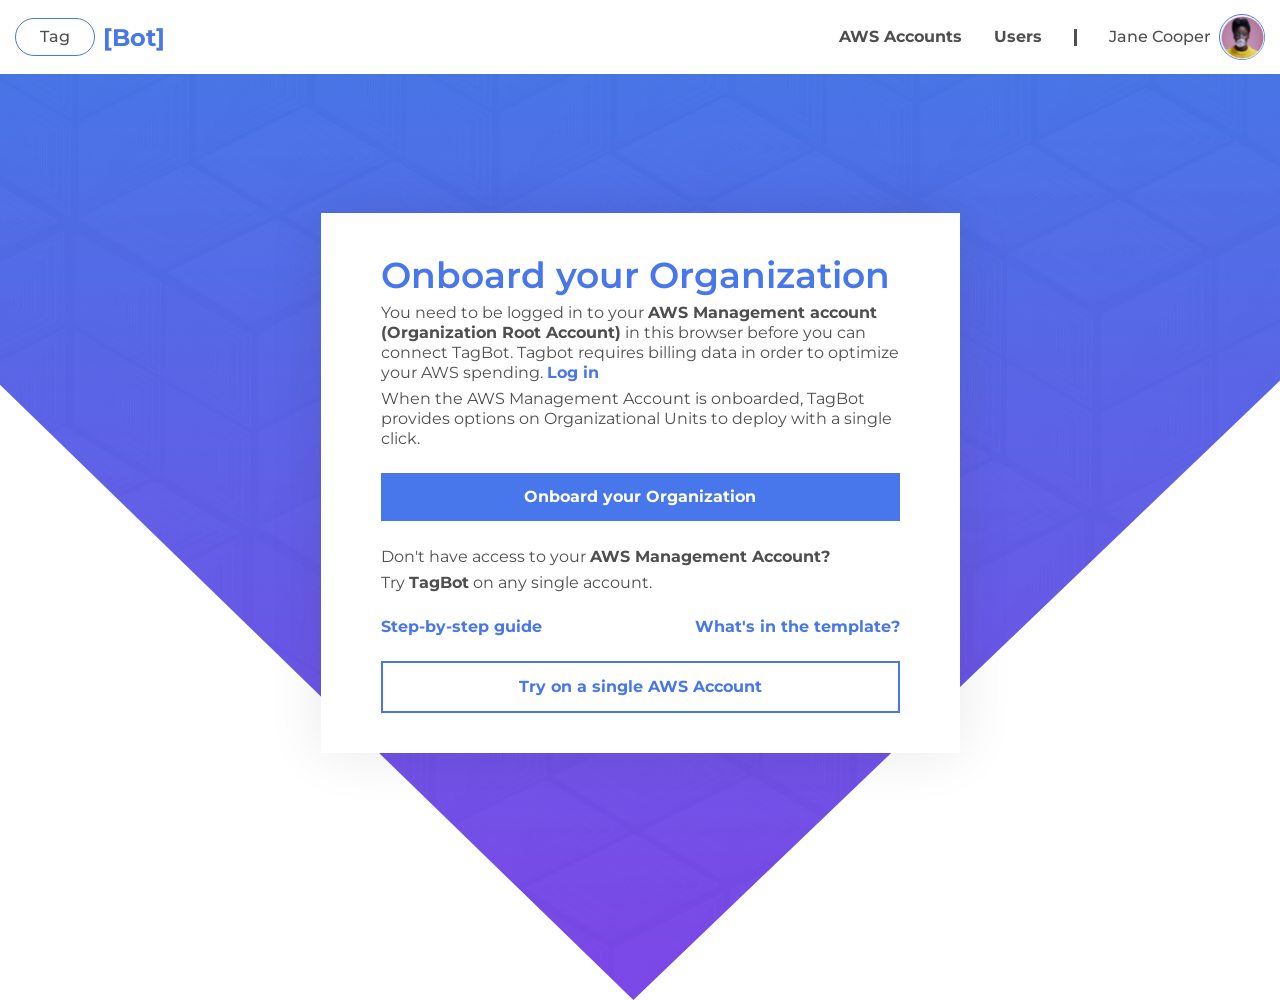
<file: onboard.html>
<!DOCTYPE html>
<html lang="en">
<head>
    <meta charset="UTF-8">
    <meta http-equiv="X-UA-Compatible" content="IE=edge">
    <meta name="viewport" content="width=device-width, initial-scale=1.0">
    <title></title>
    <link rel="stylesheet" href="./css/normalize.css">
    <link rel="stylesheet" href="./css/reset.css">
    <link rel="stylesheet" href="./css/style.min.css">
</head>
<body>
    <header class="header-section">
        <div class="content flex-header">
            <div class="left-header">
                <a href="#" class="logotype">
                    <div class="tag-logo">Tag</div>
                    <div class="bot-logo">[Bot]</div>
                </a>
            </div>

            <div class="burger-menu">
                <div class="bar">
                    <span class="bar-1"></span>
                    <span class="bar-2"></span>
                    <span class="bar-3"></span>
                </div>
            </div>

            <div class="right-header">
                <a href="#" class="aws-acc">AWS Accounts</a>
                <a href="#" class="users">Users</a>
                <a href="#" class="set-acc line-acc mobile">Account settings</a>
                <a href="#" class="set-acc mobile">Log out</a>
                <span class="header-line"></span>
                <div href="#" class="user-info">
                    <span class="username">Jane Cooper</span>
                    <div class="user-img-block">
                        <img src="./img/user-img.png" class="user-img" alt="">
                    </div>
                    <div class="hover-menu">
                        <a href="#">Account settings</a>
                        <a href="#">Log out</a>
                    </div>
                </div>
            </div>
        </div>
    </header>

    <main>
        <section class="main-section">
            <div class="content flex-main">
                <div class="main-form-block space-block">
                    <div class="flex-welcome">
                        <span class="weclome-to">Onboard your Organization</span>
                    </div>
                    <p class="text-form">You need to be logged in to your <span class="bold">AWS Management
                        account (Organization Root Account)</span> in this browser
                        before you can connect TagBot. Tagbot requires billing
                        data in order to optimize your AWS spending. <span class="bold blue">Log in</span>
                        </p>
                    <p class="text-form">When the AWS Management Account is onboarded,
                        TagBot provides options on Organizational Units to deploy with a single click.</p>
                    
                    <a href="#" class="onboard-button">Onboard your Organization</a>
                    <p class="text-form">Don't have access to your <span class="bold">AWS Management Account?</span></p>
                    <p class="text-form">Try <span class="bold">TagBot</span> on any single account.</p>
                    <div class="flex-sbs">
                        <a href="#">Step-by-step guide </a>
                        <a href="#">What's in the template?</a>
                    </div>
                    <a href="#" class="single-aws-acc">Try on a single AWS Account</a>
                </div>
            </div>
        </section>
    </main>

    <script src="https://code.jquery.com/jquery-3.6.1.min.js" integrity="sha256-o88AwQnZB+VDvE9tvIXrMQaPlFFSUTR+nldQm1LuPXQ=" crossorigin="anonymous"></script>

    <script src="./js/main.js"></script>
</body>
</html>
</file>
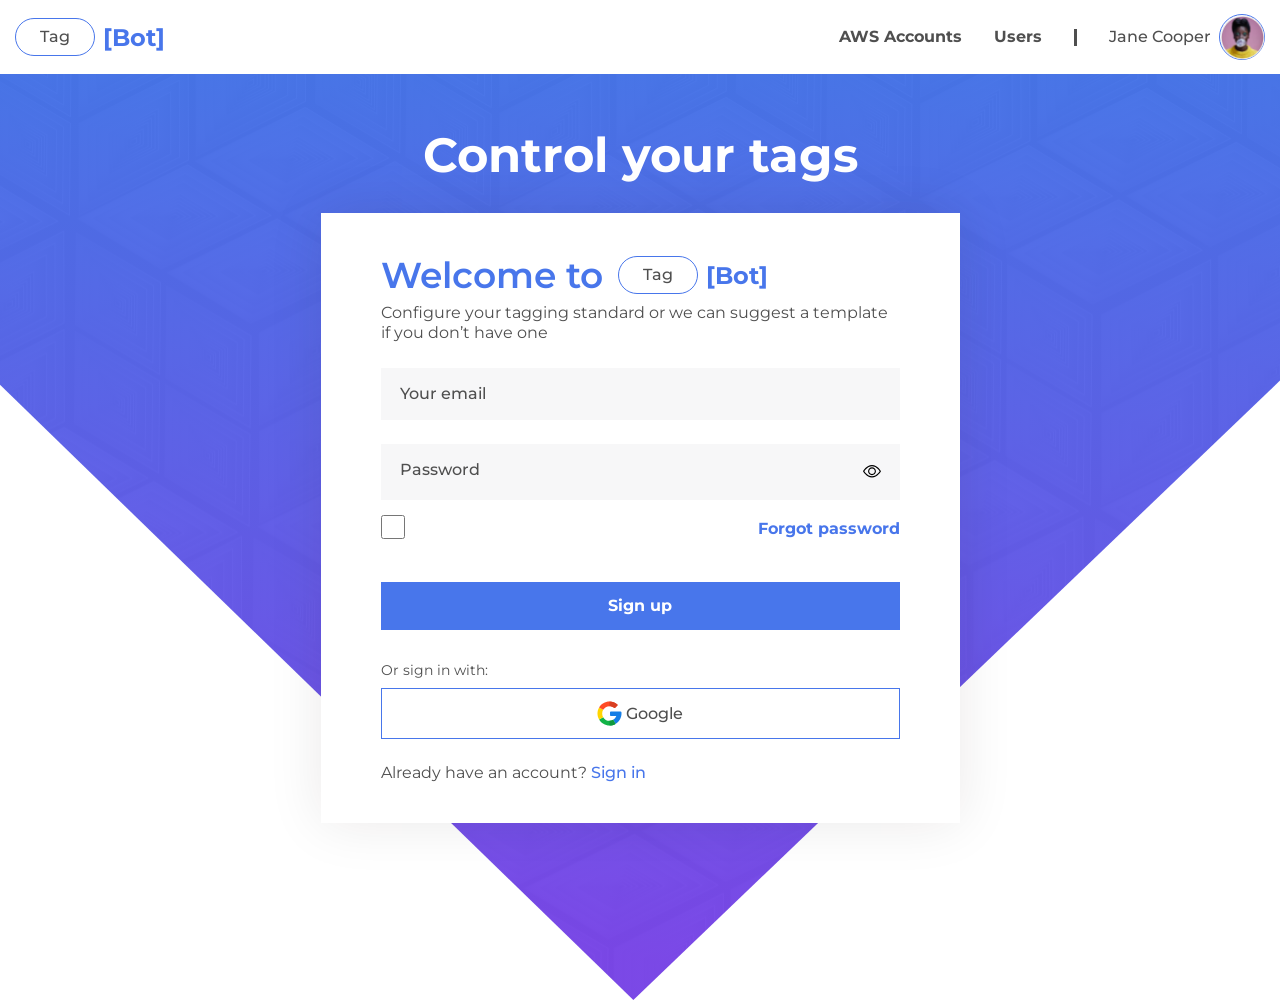
<file: sign-in.html>
<!DOCTYPE html>
<html lang="en">
<head>
    <meta charset="UTF-8">
    <meta http-equiv="X-UA-Compatible" content="IE=edge">
    <meta name="viewport" content="width=device-width, initial-scale=1.0">
    <title></title>
    <link rel="stylesheet" href="./css/normalize.css">
    <link rel="stylesheet" href="./css/reset.css">
    <link rel="stylesheet" href="./css/style.min.css">
</head>
<body>
    <header class="header-section">
        <div class="content flex-header">
            <div class="left-header">
                <a href="#" class="logotype">
                    <div class="tag-logo">Tag</div>
                    <div class="bot-logo">[Bot]</div>
                </a>
            </div>

            <div class="burger-menu">
                <div class="bar">
                    <span class="bar-1"></span>
                    <span class="bar-2"></span>
                    <span class="bar-3"></span>
                </div>
            </div>

            <div class="right-header">
                <a href="#" class="aws-acc">AWS Accounts</a>
                <a href="#" class="users">Users</a>
                <a href="#" class="set-acc line-acc mobile">Account settings</a>
                <a href="#" class="set-acc mobile">Log out</a>
                <span class="header-line"></span>
                <div href="#" class="user-info">
                    <span class="username">Jane Cooper</span>
                    <div class="user-img-block">
                        <img src="./img/user-img.png" class="user-img" alt="">
                    </div>
                    <div class="hover-menu">
                        <a href="#">Account settings</a>
                        <a href="#">Log out</a>
                    </div>
                </div>
            </div>
        </div>
    </header>

    <main>
        <section class="main-section">
            <div class="content flex-main">
                <h1 class="title">Control your tags</h1>
                <div class="main-form-block">
                    <div class="flex-welcome">
                        <span class="weclome-to">Welcome to</span>
                        <a href="#" class="logotype">
                            <div class="tag-logo">Tag</div>
                            <div class="bot-logo">[Bot]</div>
                        </a>
                    </div>
                    <p class="text-form">Configure your tagging standard or we can suggest a template if you don’t have one</p>
                    <form action="#" class="main-form">
                        <div>
                            <input type="text" class="input-form" placeholder="Your email">
                        </div>
                        <div class="block-pswrd">
                            <div class="placeholder-container">
                                <input type="password" class="focus-input" placeholder=" " />
                                <label>Password</label>
                                <a href="#" class="show-password"><img src="./img/eye.svg" alt=""></a>
                            </div>
                        </div>
                        <div class="flex-forgot">
                            <div>
                                <input type="checkbox" class="checkbox">
                            </div>
                            <a href="#" class="forgot-password">Forgot password</a>
                        </div>
                        <div>
                            <input type="submit" name="submit" class="form-submit modal-toggle" value="Sign up">
                        </div>
                    </form>
                    <div class="signin-block">
                        <p class="text-form">Or sign in with:</p>
                        <a href="#" class="signin-with">
                            <img src="./img/google-icon.svg" class="google-icon" alt="">
                            <span class="google-text">Google</span>
                        </a>
                    </div>
                    <div class="have-acc">
                        <span>Already have an account?</span>
                        <a href="#" class="blue">Sign in</a>
                    </div>
                </div>
            </div>
        </section>
    </main>

    <div class="modal">
        <div class="modal-overlay modal-toggle"></div>
        <div class="modal-wrapper modal-transition">
            <div class="modal-header">
                <button class="modal-close modal-toggle"><img src="./img/close.svg" alt=""></button>
            </div>
            <div class="modal-body">
                <div class="wait-img">
                    <img src="./img/circle.svg" alt="">
                </div>
                <p class="almost-there">You're almost there</p>
                <p class="check-validation">Please, check your email for validation!</p>
                <a href="#" class="radio-button">Continue</a>
            </div>
        </div>
    </div>

    <script src="https://code.jquery.com/jquery-3.6.1.min.js" integrity="sha256-o88AwQnZB+VDvE9tvIXrMQaPlFFSUTR+nldQm1LuPXQ=" crossorigin="anonymous"></script>

    <script src="./js/main.js"></script>

    <script>
        $('.modal-toggle').on('click', function(e) {
            e.preventDefault();
            $('.modal').toggleClass('is-visible');
        });
    </script>
</body>
</html>
</file>
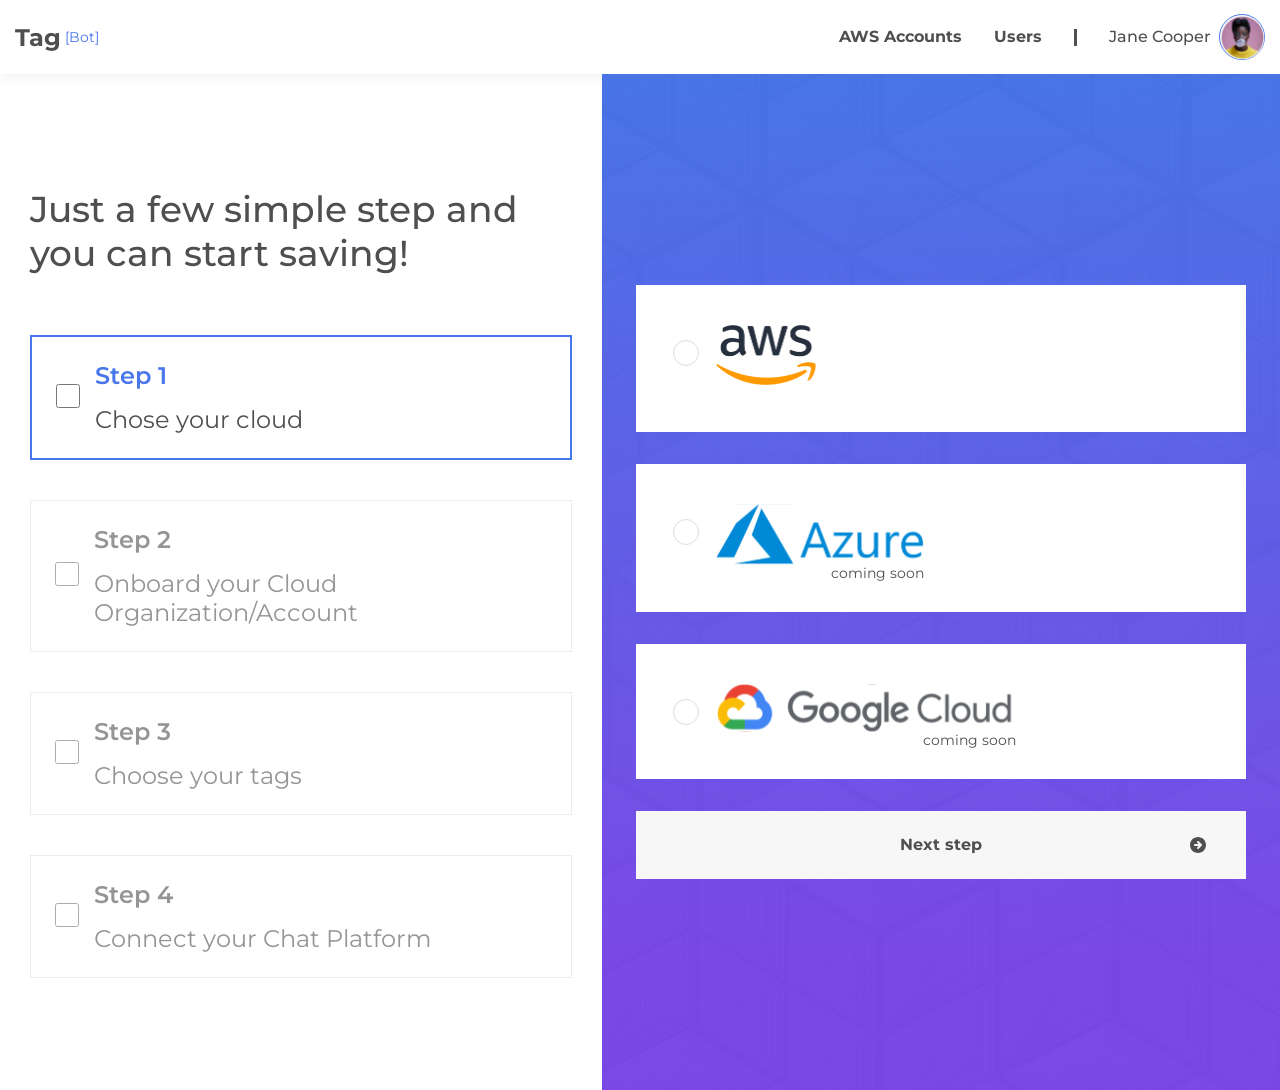
<file: step.html>
<!DOCTYPE html>
<html lang="en">
<head>
    <meta charset="UTF-8">
    <meta http-equiv="X-UA-Compatible" content="IE=edge">
    <meta name="viewport" content="width=device-width, initial-scale=1.0">
    <title></title>
    <link rel="stylesheet" href="./css/normalize.css">
    <link rel="stylesheet" href="./css/reset.css">
    <link rel="stylesheet" href="./css/style.css">
</head>
<body>
    <header class="header-section">
        <div class="content flex-header">
            <div class="left-header">
                <a href="#" class="logotype">
                    <div class="tag-logo">Tag</div>
                    <div class="bot-logo">[Bot]</div>
                </a>
            </div>

            <div class="burger-menu">
                <div class="bar">
                    <span class="bar-1"></span>
                    <span class="bar-2"></span>
                    <span class="bar-3"></span>
                </div>
            </div>

            <div class="right-header">
                <a href="#" class="aws-acc">AWS Accounts</a>
                <a href="#" class="users">Users</a>
                <a href="#" class="set-acc line-acc mobile">Account settings</a>
                <a href="#" class="set-acc mobile">Log out</a>
                <span class="header-line"></span>
                <div href="#" class="user-info">
                    <span class="username">Jane Cooper</span>
                    <div class="user-img-block">
                        <img src="./img/user-img.png" class="user-img" alt="">
                    </div>
                    <div class="hover-menu">
                        <a href="#">Account settings</a>
                        <a href="#">Log out</a>
                    </div>
                </div>
            </div>
        </div>
    </header>

    <main>
        <section class="step-section flex-step">
            <div class="left-step">
                <div class="ls-content">
                    <div class="title-ls">Just a few simple step and you can start saving!</div>
                    <div class="steps-block">
                        <div class="step-content active">
                            <div>
                                <input type="checkbox" class="step-checkbox">
                            </div>
                            <div>
                                <div class="number-step">Step 1</div>
                                <div class="ask-step">Chose your cloud</div>
                            </div>
                        </div>
                        <div class="step-content disabled">
                            <div>
                                <input type="checkbox" class="step-checkbox">
                            </div>
                            <div>
                                <div class="number-step">Step 2</div>
                                <div class="ask-step">Onboard your Cloud Organization/Account</div>
                            </div>
                        </div>
                        <div class="step-content disabled">
                            <div>
                                <input type="checkbox" class="step-checkbox">
                            </div>
                            <div>
                                <div class="number-step">Step 3</div>
                                <div class="ask-step">Choose your tags</div>
                            </div>
                        </div>
                        <div class="step-content disabled">
                            <div>
                                <input type="checkbox" class="step-checkbox">
                            </div>
                            <div>
                                <div class="number-step">Step 4</div>
                                <div class="ask-step">Сonnect your Chat Platform</div>
                            </div>
                        </div>
                    </div>
                </div>
            </div>

            <div class="right-step">
                <div class="rs-content">
                    <form action="#">
                        <div class="step-1">
                            <div class="step-content active mobile-step">
                                <div>
                                    <input type="checkbox" class="step-checkbox">
                                </div>
                                <div>
                                    <div class="number-step">Step 1</div>
                                    <div class="ask-step">Chose your cloud</div>
                                </div>
                            </div>
                            <div>
                                <div class="step-radio-block">
                                    <input type="radio" id="step1-1" name="radio-group" checked>
                                    <label for="step1-1" class="step-label">
                                        <div class="step-label-img">
                                            <img src="./img/aws-logo.svg" class="aws" alt="">
                                        </div>
                                    </label>
                                </div>
                                <div class="step-radio-block">
                                    <input type="radio" id="step1-2" name="radio-group">
                                    <label for="step1-2" class="step-label">
                                        <div class="step-label-img">
                                            <img src="./img/azure-logo.svg" class="azure" alt="">
                                            <span class="coming-soon">coming soon</span>
                                        </div>
                                    </label>
                                </div>
                                <div class="step-radio-block">
                                    <input type="radio" id="step1-3" name="radio-group">
                                    <label for="step1-3" class="step-label">
                                        <div class="step-label-img">
                                            <img src="./img/gcloud-logo.svg" class="gcloud" alt="">
                                            <span class="coming-soon">coming soon</span>
                                        </div>
                                    </label>
                                </div>
                            </div>
                            <div>
                                <button class="step-submit" class="step-submit">Next step</button>
                            </div>
                        </div>
                        <div class="step-2">
                            <div class="step-content disabled mobile-step">
                                <div>
                                    <input type="checkbox" class="step-checkbox">
                                </div>
                                <div>
                                    <div class="number-step">Step 2</div>
                                    <div class="ask-step">Onboard your Cloud Organization/Account</div>
                                </div>
                            </div>
                            <div class="step-bg">
                                <div class="flex-welcome">
                                    <span class="weclome-to">Onboard your Organization</span>
                                </div>
                                <p class="text-form">You need to be logged in to your <span class="bold">AWS Management
                                    account (Organization Root Account)</span> in this browser
                                    before you can connect TagBot. Tagbot requires billing
                                    data in order to optimize your AWS spending. <span class="bold blue">Log in</span>
                                    </p>
                                <p class="text-form">When the AWS Management Account is onboarded,
                                    TagBot provides options on Organizational Units to deploy with a single click.</p>
                                
                                <a href="#" class="onboard-button">Log in</a>
                                <p class="text-form">Don't have access to your <span class="bold">AWS Management Account?</span></p>
                                <p class="text-form">Try <span class="bold">TagBot</span> on any single account.</p>
                                <div class="flex-sbs">
                                    <a href="#">Step-by-step guide </a>
                                    <a href="#">What's in the template?</a>
                                </div>
                            </div>
                            <div>
                                <button class="step-submit" class="step-submit">Next step</button>
                            </div>
                        </div>

                        <div class="step-3_1">
                            <div class="step-content disabled mobile-step">
                                <div>
                                    <input type="checkbox" class="step-checkbox">
                                </div>
                                <div>
                                    <div class="number-step">Step 3</div>
                                    <div class="ask-step">Choose your tags</div>
                                </div>
                            </div>
                            <div class="step-bg">
                                <div class="flex-welcome">
                                    <span class="weclome-to">Choose your tags</span>
                                </div>
                                <form action="#">
                                    <div class="have-standart">Do you have tags standards?</div>
                                    <div class="flex-radio">
                                        <p>
                                            <input type="radio" id="test1" name="radio-group" checked>
                                            <label for="test1">Yes</label>
                                        </p>
                                        <p>
                                            <input type="radio" id="test2" name="radio-group">
                                            <label for="test2">No</label>
                                        </p>
                                    </div>
                                </form>
                            </div>
                            <div>
                                <button class="step-submit" class="step-submit">Next step</button>
                            </div>
                        </div>

                        <div class="step-3_2">
                            <div class="step-content disabled mobile-step">
                                <div>
                                    <input type="checkbox" class="step-checkbox">
                                </div>
                                <div>
                                    <div class="number-step">Step 3</div>
                                    <div class="ask-step">Choose your tags</div>
                                </div>
                            </div>
                            <div class="step-bg">
                                <div class="flex-welcome">
                                    <span class="weclome-to">Choose your tags</span>
                                </div>
                                <form action="#">
                                    <div class="have-standart">Do you have tags standards?</div>
                                    <div class="flex-radio">
                                        <p>
                                            <input type="radio" id="test1" name="radio-group" checked>
                                            <label for="test1">Yes</label>
                                        </p>
                                        <p>
                                            <input type="radio" id="test2" name="radio-group">
                                            <label for="test2">No</label>
                                        </p>
                                    </div>
                                </form>

                                <div class="key-block">
                                    <p class="text-form">We will provide you with a standart set of tags:</p>
                                    <div class="flex-key">
                                        <a href="#">
                                            <img src="./img/edit.svg" alt="">
                                        </a>
                                        <div class="tag">component_name</div>
                                    </div>
                                    <div class="flex-key">
                                        <a href="#">
                                            <img src="./img/edit.svg" alt="">
                                        </a>
                                        <div class="tag">Name</div>
                                    </div>
                                    <div class="flex-key">
                                        <a href="#">
                                            <img src="./img/edit.svg" alt="">
                                        </a>
                                        <div class="tag">creator</div>
                                    </div>
                                </div>
                            </div>
                            <div>
                                <button class="step-submit" class="step-submit">Next step</button>
                            </div>
                        </div>

                        <div class="step-3_3">
                            <div class="step-content disabled mobile-step">
                                <div>
                                    <input type="checkbox" class="step-checkbox">
                                </div>
                                <div>
                                    <div class="number-step">Step 3</div>
                                    <div class="ask-step">Choose your tags</div>
                                </div>
                            </div>
                            <div class="step-bg">
                                <div class="flex-welcome">
                                    <span class="weclome-to">Choose your tags</span>
                                </div>
                                <form action="#">
                                    <div class="have-standart">Do you have tags standards?</div>
                                    <div class="flex-radio">
                                        <p>
                                            <input type="radio" id="test1" name="radio-group" checked>
                                            <label for="test1">Yes</label>
                                        </p>
                                        <p>
                                            <input type="radio" id="test2" name="radio-group">
                                            <label for="test2">No</label>
                                        </p>
                                    </div>
                                </form>

                                <div class="key-block">
                                    <div class="flex-key-value">
                                        <div class="block-pswrd">
                                            <div class="placeholder-container">
                                                <input type="text" class="focus-input" placeholder=" " />
                                                <label>Enter key </label>
                                                <a href="#" class="show-password"><img src="./img/close.svg" alt=""></a>
                                            </div>
                                        </div>  
                                        <a href="#"><img src="./img/delete.svg" alt=""></a>
                                    </div>
                                    <div class="flex-key-value">
                                        <div class="block-pswrd">
                                            <div class="placeholder-container">
                                                <input type="text" class="focus-input" placeholder=" " />
                                                <label>Enter key </label>
                                                <a href="#" class="show-password"><img src="./img/close.svg" alt=""></a>
                                            </div>
                                        </div>  
                                        <a href="#"><img src="./img/delete.svg" alt=""></a>
                                    </div>
                                    <a href="#" class="new-tag">
                                        <img src="./img/plus.svg" alt="">
                                        <span>New Tag</span>
                                    </a>
                                </div>
                            </div>
                            <div>
                                <button class="step-submit" class="step-submit">Next step</button>
                            </div>
                        </div>

                        <div class="step-4">
                            <div class="step-content disabled mobile-step">
                                <div>
                                    <input type="checkbox" class="step-checkbox">
                                </div>
                                <div>
                                    <div class="number-step">Step 4</div>
                                    <div class="ask-step">Сonnect your Chat Platform</div>
                                </div>
                            </div>
                            <div>
                                <div class="step-radio-block">
                                    <input type="radio" id="step4-1" name="radio-group" checked>
                                    <label for="step4-1" class="step4-label">
                                        <div class="step-label-img">
                                            <img src="./img/slack-step.svg" alt="">
                                        </div>
                                    </label>
                                </div>
                                <div class="step-radio-block">
                                    <input type="radio" id="step4-2" name="radio-group">
                                    <label for="step4-2" class="step4-label">
                                        <div class="step-label-img">
                                            <img src="./img/google-step.svg" alt="">
                                        </div>
                                    </label>
                                </div>
                                <div class="step-radio-block">
                                    <input type="radio" id="step4-3" name="radio-group">
                                    <label for="step4-3" class="step4-label">
                                        <div class="step-label-img">
                                            <img src="./img/gitlab-step.svg" alt="">
                                        </div>
                                    </label>
                                </div>
                                <div class="step-radio-block">
                                    <input type="radio" id="step4-4" name="radio-group">
                                    <label for="step4-4" class="step4-label">
                                        <div class="step-label-img">
                                            <img src="./img/github-step.svg" alt="">
                                        </div>
                                    </label>
                                </div>
                                <div class="step-radio-block">
                                    <input type="radio" id="step4-5" name="radio-group">
                                    <label for="step4-5" class="step4-label">
                                        <div class="step-label-img">
                                            <img src="./img/microsoft-step.svg" alt="">
                                        </div>
                                    </label>
                                </div>
                            </div>
                            <div>
                                <button class="step-submit" class="step-submit">Finish Onboarding</button>
                            </div>
                        </div>
                    </form>
                </div>
            </div>
        </section>
    </main>

    <div class="modal">
        <div class="modal-overlay modal-toggle"></div>
        <div class="modal-wrapper modal-transition">
            <div class="modal-header">
                <button class="modal-close modal-toggle"><img src="./img/close.svg" alt=""></button>
            </div>
            <div class="modal-body">
                <div class="wait-img">
                    <img src="./img/circle.svg" alt="">
                </div>
                <p class="almost-there">You're almost there</p>
                <p class="check-validation">Please, check your email for validation!</p>
                <a href="#" class="radio-button">Continue</a>
            </div>
        </div>
    </div>

    <script src="https://code.jquery.com/jquery-3.6.1.min.js" integrity="sha256-o88AwQnZB+VDvE9tvIXrMQaPlFFSUTR+nldQm1LuPXQ=" crossorigin="anonymous"></script>

    <script src="./js/main.js"></script>

    <script>
        $( document ).ready(function() {
            $(".step-1 .step-submit").on("click", function(e){
                $(".step-1").css('display', 'none');
                $(".step-2").css('display', 'block').css('opacity', '1');
                if ($(window).width() < 992) {
                    $(".step-1").css('display', 'block');
                    $(".step-2").css('opacity', '1');
                    $('html, body').animate({
                        scrollTop: $(".step-2").offset().top
                    }, 2000);
                }
                e.preventDefault();
                e.stopPropagation();
            });

            $(".step-2 .step-submit").on("click", function(e){
                $(".step-2").css('display', 'none');
                $(".step-3_1").css('display', 'block').css('opacity', '1');
                if ($(window).width() < 992) {
                    $(".step-2").css('display', 'block');
                    $(".step-3_1").css('opacity', '1');
                    $('html, body').animate({
                        scrollTop: $(".step-3_1").offset().top
                    }, 2000);
                }
                e.preventDefault();
                e.stopPropagation();
            });

            $(".step-3_1 .step-submit").on("click", function(e){
                $(".step-3_1").css('display', 'none');
                $(".step-3_2").css('display', 'block');
                if ($(window).width() < 992) {
                    $(".step-3_1").css('display', 'block');
                    $(".step-3_2").css('opacity', '1');
                    $('html, body').animate({
                        scrollTop: $(".step-3_2").offset().top
                    }, 2000);
                }
                e.preventDefault();
                e.stopPropagation();
            });

            $(".step-3_2 .step-submit").on("click", function(e){
                
                $(".step-3_2").css('display', 'none');
                $(".step-3_3").css('display', 'block');
                if ($(window).width() < 992) {
                    $(".step-3_2").css('display', 'block');
                    $(".step-3_3").css('opacity', '1');
                    $('html, body').animate({
                        scrollTop: $(".step-3_3").offset().top
                    }, 2000);
                }
                e.preventDefault();
                e.stopPropagation();
            });

            $(".step-3_3 .step-submit").on("click", function(e){
                $(".step-3_3").css('display', 'none');
                $(".step-4").css('display', 'block');
                if ($(window).width() < 992) {
                    $(".step-3_3").css('display', 'block');
                    $(".step-4").css('opacity', '1');
                    $('html, body').animate({
                        scrollTop: $(".step-4").offset().top
                    }, 2000);
                }
                e.preventDefault();
                e.stopPropagation();
            });
        });
    </script>
</body>
</html>
</file>
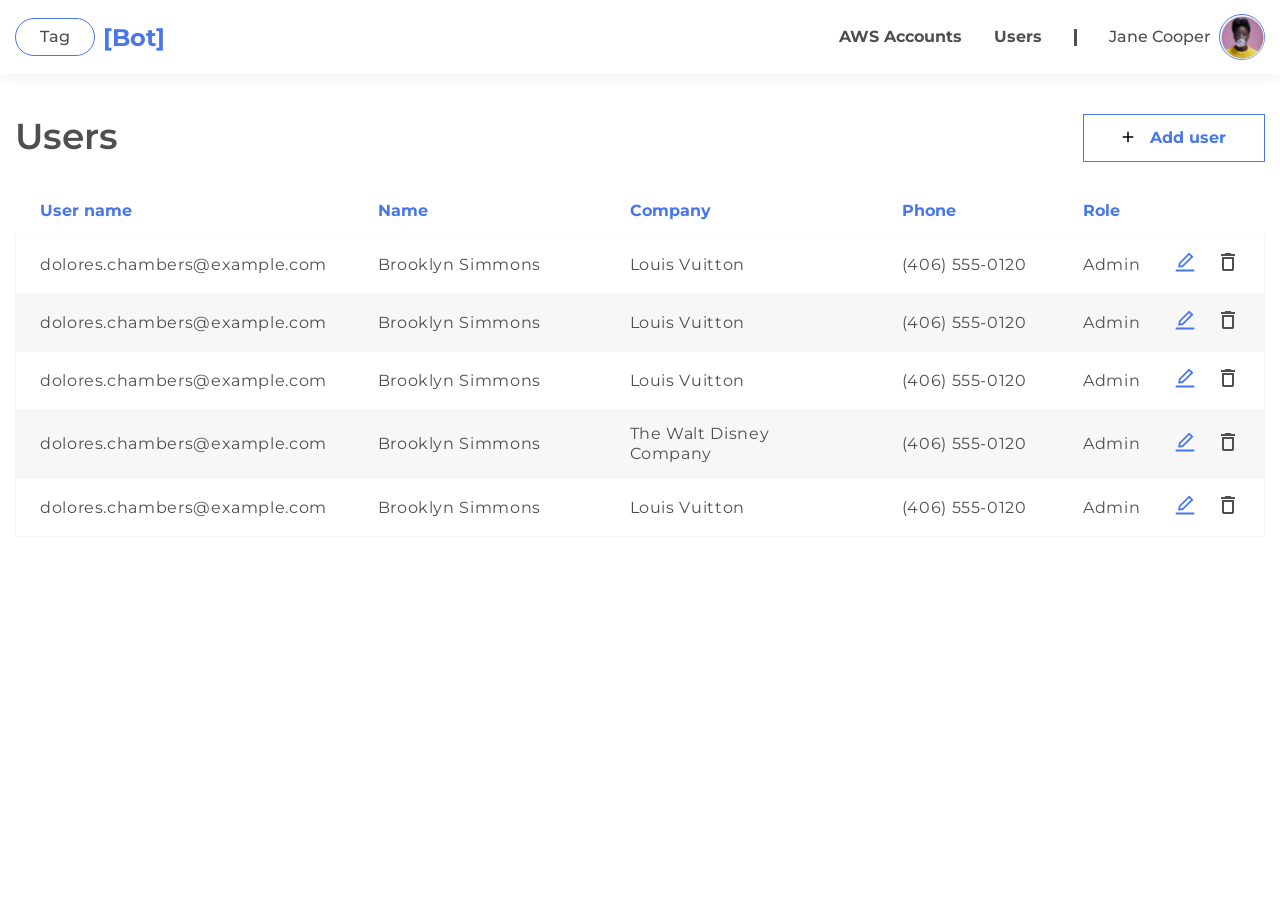
<file: users.html>
<!DOCTYPE html>
<html lang="en">
<head>
    <meta charset="UTF-8">
    <meta http-equiv="X-UA-Compatible" content="IE=edge">
    <meta name="viewport" content="width=device-width, initial-scale=1.0">
    <title></title>
    <link rel="stylesheet" href="./css/normalize.css">
    <link rel="stylesheet" href="./css/reset.css">
    <link rel="stylesheet" href="./css/style.min.css">
</head>
<body>
    <header class="header-section">
        <div class="content flex-header">
            <div class="left-header">
                <a href="#" class="logotype">
                    <div class="tag-logo">Tag</div>
                    <div class="bot-logo">[Bot]</div>
                </a>
            </div>

            <div class="burger-menu">
                <div class="bar">
                    <span class="bar-1"></span>
                    <span class="bar-2"></span>
                    <span class="bar-3"></span>
                </div>
            </div>

            <div class="right-header">
                <a href="#" class="aws-acc">AWS Accounts</a>
                <a href="#" class="users">Users</a>
                <a href="#" class="set-acc line-acc mobile">Account settings</a>
                <a href="#" class="set-acc mobile">Log out</a>
                <span class="header-line"></span>
                <div href="#" class="user-info">
                    <span class="username">Jane Cooper</span>
                    <div class="user-img-block">
                        <img src="./img/user-img.png" class="user-img" alt="">
                    </div>
                    <div class="hover-menu">
                        <a href="#">Account settings</a>
                        <a href="#">Log out</a>
                    </div>
                </div>
            </div>
        </div>
    </header>

    <main>
        <div class="content">
            <div class="flex-title">
                <h1 class="title-dashboard">Users</h1>
                <a href="#" class="add-user-button">
                    <img src="./img/plus.svg" alt="">
                    <span >Add user</span>
                </a>
            </div>

            <div class="table-block">
                <table class="main-table" cellspacing="5">
                    <tr class="title-row">
                        <td>User name</td>
                        <td>Name</td>
                        <td>Company</td>
                        <td>Phone</td>
                        <td>Role</td>
                    </tr>
    
                    <tr class="text-row">
                        <td>dolores.chambers@example.com</td>
                        <td>Brooklyn Simmons</td>
                        <td>Louis Vuitton</td>
                        <td>(406) 555-0120</td>
                        <td>Admin</td>
                        <td><a href="#"><img src="./img/edit.svg" alt=""></a></td>
                        <td><a href="#"><img src="./img/delete.svg" alt=""></a></td>
                    </tr>
    
                    <tr class="text-row">
                        <td>dolores.chambers@example.com</td>
                        <td>Brooklyn Simmons</td>
                        <td>Louis Vuitton</td>
                        <td>(406) 555-0120</td>
                        <td>Admin</td>
                        <td><a href="#"><img src="./img/edit.svg" alt=""></a></td>
                        <td><a href="#"><img src="./img/delete.svg" alt=""></a></td>
                    </tr>
    
                    <tr class="text-row">
                        <td>dolores.chambers@example.com</td>
                        <td>Brooklyn Simmons</td>
                        <td>Louis Vuitton</td>
                        <td>(406) 555-0120</td>
                        <td>Admin</td>
                        <td><a href="#"><img src="./img/edit.svg" alt=""></a></td>
                        <td><a href="#"><img src="./img/delete.svg" alt=""></a></td>
                    </tr>
    
                    <tr class="text-row">
                        <td>dolores.chambers@example.com</td>
                        <td>Brooklyn Simmons</td>
                        <td>The Walt Disney Company</td>
                        <td>(406) 555-0120</td>
                        <td>Admin</td>
                        <td><a href="#"><img src="./img/edit.svg" alt=""></a></td>
                        <td><a href="#"><img src="./img/delete.svg" alt=""></a></td>
                    </tr>
    
                    <tr class="text-row">
                        <td>dolores.chambers@example.com</td>
                        <td>Brooklyn Simmons</td>
                        <td>Louis Vuitton</td>
                        <td>(406) 555-0120</td>
                        <td>Admin</td>
                        <td><a href="#"><img src="./img/edit.svg" alt=""></a></td>
                        <td><a href="#"><img src="./img/delete.svg" alt=""></a></td>
                    </tr>
                </table>
            </div>
        </div>
    </main>

    <script src="https://code.jquery.com/jquery-3.6.1.min.js" integrity="sha256-o88AwQnZB+VDvE9tvIXrMQaPlFFSUTR+nldQm1LuPXQ=" crossorigin="anonymous"></script>
    <script src="./js/main.js"></script>
</body>
</html>
</file>
<file: css/style.css>
@import url('https://fonts.googleapis.com/css2?family=Montserrat:wght@300;400;500;700&display=swap');

/* MAIN STYLES */

body {
    width: 100%;
    max-width: 1920px;
    margin: 0 auto;
    font-family: 'Montserrat', sans-serif;
}

.content {
    width: 100%;
    max-width: 1340px;
    margin: 0 auto;
}

a {
    cursor: pointer;
    text-decoration: none;
}

* {
    box-sizing: border-box;
}

input {
    outline: none;
}

.blue {
    color: #4876EB;
}

.bold {
    font-weight: 700;
}


/* HEADER STYLES */

.header-section {
    background: #fff;
    padding: 14px 0;
    box-shadow: 0px 2px 14px rgba(0, 0, 0, 0.07);
}

.logotype {
    display: flex;
    align-items: center;
}

.tag-logo {
    font-style: normal;
    font-weight: 700;
    font-size: 24px;
    line-height: 29px;
    text-align: justify;
    color: #4F4F4F;
}

.bot-logo {
    font-style: normal;
    font-weight: 400;
    font-size: 14px;
    line-height: 17px;
    color: #4876EB;
    padding-left: 4px;
}

.aws-acc, .users {
    font-style: normal;
    font-weight: 700;
    font-size: 16px;
    line-height: 20px;
    color: #4F4F4F;
}

.users {
    padding-left: 32px;
}

.header-line {
    background: #4F4F4F;
    height: 17px;
    width: 3px;
    display: inline-block;
    margin-right: 32px;
    margin-left: 32px;
}

.username {
    display: block;
    font-style: normal;
    font-weight: 500;
    font-size: 16px;
    line-height: 20px;
    color: #4F4F4F;
    padding-right: 8px;
}

.user-img {
    border-radius: 50%;
    width: 45px;
    height: 45px;
}

.hover-menu {
    display: none;
    background: #FFFFFF;
    font-style: normal;
    font-weight: 400;
    font-size: 16px;
    line-height: 20px;
    color: #4F4F4F;
    padding: 10px 10px;
    position: absolute;
    right: 0;
    width: 110%;
    top: 46px;
    text-align: center;
}

.hover-menu a {
    font-style: normal;
    font-weight: 400;
    font-size: 16px;
    line-height: 20px;
    color: #4F4F4F;
    display: block;
    padding-top: 5px;
    padding-bottom: 5px;
}

.user-info {
    display: flex;
    align-items: center;
    position: relative;
    cursor: pointer;
}

.user-info:hover .hover-menu {
    display: block;
}

.user-img-block {
    border: 1px solid #4876EB;
    border-radius: 50%;
    padding: 2px;
    display: flex;
    align-items: center;
    justify-content: center;
    width: 46px;
    height: 46px; 
}

.flex-header {
    display: flex;
    align-items: center;
    justify-content: space-between;
}

.right-header {
    display: flex;
    align-items: center;
}

/* HEADER STYLES */

.main-section {
    background: url(../img/main-bg.svg) center center ;
    background-repeat: no-repeat;
    background-size: cover;
    height: 926px;
}

.title {
    font-style: normal;
    font-weight: 700;
    font-size: 48px;
    line-height: 59px;
    color: #FFFFFF;
    text-align: center;
    padding-top: 52px;
}

.flex-main {
    display: flex;
    align-items: center;
    justify-content: center;
    flex-direction: column;
}

.main-form-block {
    background: #fff;
    box-shadow: 0px 0px 53px rgba(28, 27, 27, 0.09);
    display: inline-block;
    margin-top: 28px;
    width: 639px;
    padding: 40px 60px;
}

.weclome-to {
    font-style: normal;
    font-weight: 600;
    font-size: 36px;
    line-height: 44px;
    color: #4876EB;
}

.flex-welcome {
    display: flex;
}

.flex-welcome .logotype {
    padding-left: 15px;
}

.text-form {
    font-style: normal;
    font-weight: 400;
    font-size: 16px;
    line-height: 20px;
    color: #4F4F4F;
    padding-top: 6px;
}

/* HEADER STYLES */

.input-form {
    background: #F7F7F8;
    font-style: normal;
    font-weight: 500;
    font-size: 16px;
    line-height: 20px;
    color: #4F4F4F;
    border: none;
    width: 100%;
    padding: 16px 19px;
    margin-top: 25px;
}

.block-pswrd {
    background: #F7F7F8;
}

.input-form::placeholder {
    font-style: normal;
    font-weight: 500;
    font-size: 16px;
    line-height: 20px;
    color: #4F4F4F;
}

.flex-form {
    display: flex;
    justify-content: space-between
}

.flex-form div {
    width: 48%;
}

.form-submit {
    font-style: normal;
    font-weight: 700;
    font-size: 16px;
    line-height: 20px;
    color: #FFFFFF;
    background: #4876EB;
    border: none;
    width: 100%;
    margin-top: 40px;
    padding: 14px;
    cursor: pointer;
}

.google-text {
    font-style: normal;
    font-weight: 500;
    font-size: 16px;
    line-height: 20px;
    color: #4F4F4F;
    padding-left: 4px;
}

.google-icon {
    width: 25px;
    height: 25px;
}

.google-icon-block {
    display: flex;
    align-items: center;
}

.signin-with {
    width: 100%;
    display: flex;
    justify-content: center;
    align-items: center;
    border: 1px solid #4876EB;
    padding: 12px;
    margin-top: 8px;
}

.signin-block {
    margin-top: 24px;
}

.signin-block p {
    font-size: 14px;
}

.have-acc {
    font-style: normal;
    font-weight: 400;
    font-size: 16px;
    line-height: 20px;
    color: #4F4F4F;
    padding-top: 24px;
}

.have-acc a {
    font-weight: 500;
}

.placeholder-container {
    position: relative;
    margin-top: 24px;
    background: #F7F7F8;
    font-style: normal;
    font-weight: 500;
    font-size: 16px;
    line-height: 20px;
    color: #4F4F4F;
    border: none;
    width: 100%;
    border-bottom: 2px solid #F7F7F8;
}

.placeholder-container input {
    background: #F7F7F8;
    font-style: normal;
    font-weight: 500;
    font-size: 16px;
    line-height: 20px;
    color: #4F4F4F;
    border: none;
    width: 100%;
    padding: 16px 19px;
    border-bottom: 2px solid #F7F7F8;
}
.placeholder-container label {
    font-style: normal;
    font-weight: 500;
    font-size: 16px;
    line-height: 20px;
    color: #4F4F4F;
    border: none;
    pointer-events: none;
    position: absolute;
    transition: all 200ms;
    top: 16px;
    left: 19px;
}

.placeholder-container input:focus + label,
.placeholder-container input:not(:placeholder-shown) + label{
    top: 5px;
    font-size: 12px; 
}

.show-password {
    position: absolute;
    right: 16px;
    top: 15px;
}

.placeholder-container input:focus, .placeholder-container input:not(:placeholder-shown) {
    border-bottom: 2px solid #4876EB;
    padding: 23px 19px 9px 19px;
}

.checkbox {
    border: 1px solid #E0E0E0;
    width: 24px;
    height: 24px;
    cursor: pointer;
}

.forgot-password {
    font-style: normal;
    font-weight: 700;
    font-size: 16px;
    line-height: 20px;
    color: #4876EB;
}

.flex-forgot {
    display: flex;
    justify-content: space-between;
    align-items: center;
    padding-top: 15px;
}

.space-block {
    margin-top: 139px;
}


.title-dashboard {
    font-style: normal;
    font-weight: 600;
    font-size: 36px;
    line-height: 44px;
    color: #4F4F4F;
}

.add-user-button {
    display: inline-block;
    background: #FFFFFF;
    border: 1px solid #4876EB;
    padding: 13px 38px;
}

.add-user-button span {
    font-style: normal;
    font-weight: 700;
    font-size: 16px;
    line-height: 20px;
    color: #4876EB;
    padding-left: 12px;
}

.flex-title {
    display: flex;
    justify-content: space-between;
    padding-top: 40px;
}

.title-row {
    font-style: normal;
    font-weight: 700;
    font-size: 16px;
    line-height: 20px;
    color: #4876EB;
}

.main-table {
    width: 100%;
    margin-top: 25px;
}

.text-row {
    font-style: normal;
    font-weight: 400;
    font-size: 16px;
    line-height: 20px;
    letter-spacing: 0.04em;
    color: #4F4F4F;
    background: #FFFFFF;
    border: 1px solid #F7F7F8;
    margin-top: 15px;
}

.title-row td {
    padding: 14px 24px;
}

.text-row td {
    padding: 14px 24px;
}

.text-row:nth-child(odd) {
    background: #F7F7F8;
    border: 1px solid #F7F7F8;
}

.main-table tr td:nth-child(1) {
    width: 325px;
}

.main-table tr td:nth-child(2) {
    width: 250px;
}

.main-table tr td:nth-child(3) {
    width: 270px;
}

.main-table tr td:nth-child(4) {
    width: 180px;
}

.main-table tr td:nth-child(5) {
    width: 80px;
}

.main-table tr td:nth-child(6) {
    width: 40px;
    text-align: center;
    padding: 0;
}

.main-table tr td:nth-child(7) {
    width: 40px;
    text-align: center;
    padding: 14px 24px 14px 10px
}

.space-row td {
    padding-bottom: 14px;
}


.add-tag-button {
    display: inline-block;
    font-style: normal;
    font-weight: 700;
    font-size: 16px;
    line-height: 20px;
    color: #FFFFFF;
    background: #4876EB;
    padding: 14px 38px;
}

.refresh-text {
    font-style: normal;
    font-weight: 700;
    font-size: 16px;
    line-height: 20px;
    color: #4F4F4F;
    padding-right: 33px;
}

.refresh-text span {
    padding-left: 12px;
}

.flex-dashboard {
    display: flex;
    align-items: flex-start;
    justify-content: space-between;
    padding-top: 26px;
}

.title-table-dashboard {
    display: flex;
    background: #fff;
    filter: drop-shadow(0px 1px 3px rgba(0, 0, 0, 0.1)) drop-shadow(0px 1px 2px rgba(0, 0, 0, 0.06));
    justify-content: space-between;
}

.title-table-dashboard div {
    font-style: normal;
    font-weight: 700;
    font-size: 16px;
    line-height: 20px;
    color: #BDBDBD;
    width: 33.33%;
    text-align: center;
    position: relative;
    padding-top: 16px;
    padding-bottom: 16px;
    cursor: pointer;
}

.title-table-dashboard div:nth-child(1)::after {
    content: '';
    position: absolute;
    background: #E5E7EB;
    height: 100%;
    width: 2px;
    right: 0;
    z-index: 9;
    top: 0;
}

.title-table-dashboard div:nth-child(2)::after {
    content: '';
    position: absolute;
    background: #E5E7EB;
    height: 100%;
    width: 2px;
    right: 0;
    z-index: 9;
    top: 0;
}

.left-dashboard {
    width: 50%;
}

.title-table-dashboard div.active {
    color: #4F4F4F;
    border-bottom: 2px solid #4876EB;
    position: relative;
    z-index: 1;
}

.right-dashboard {
    width: 43%;
}

.flex-connect {
    display: flex;
    align-items: center;
    justify-content: flex-start;
    padding-bottom: 32px;
}

.flex-connect img {
    padding-right: 16px;
}

.connect-to {
    font-style: normal;
    font-weight: 700;
    font-size: 16px;
    line-height: 20px;
    color: #4F4F4F;
    padding-right: 16px;
}

.text-connect {
    font-style: normal;
    font-weight: 400;
    font-size: 16px;
    line-height: 20px;
    color: #4F4F4F;
    padding-bottom: 16px;
}

.info-title {
    font-style: normal;
    font-weight: 500;
    font-size: 16px;
    line-height: 20px;
    color: #4F4F4F;
}

.info-number {
    font-style: normal;
    font-weight: 700;
    font-size: 24px;
    line-height: 29px;
    color: #4876EB;
    padding-top: 5px;
}

.frame-connect {
    background: #FFFFFF;
    border: 1px solid #F7F7F8;
    box-shadow: 0px 2px 14px rgba(0, 0, 0, 0.07);
    margin-bottom: 15px;
    padding: 24px 28px;
}

.burger-menu {
    display: none;
}

.onboard-button {
    font-style: normal;
    font-weight: 700;
    font-size: 16px;
    line-height: 20px;
    color: #FFFFFF;
    display: block;
    background: #4876EB;
    padding: 14px;
    text-align: center;
    margin-top: 24px;
    margin-bottom: 20px;
}

.radio-button {
    font-style: normal;
    font-weight: 700;
    font-size: 16px;
    line-height: 20px;
    color: #FFFFFF;
    display: block;
    background: #4876EB;
    padding: 14px;
    text-align: center;
    margin-top: 40px;
}

.flex-sbs {
    display: flex;
    justify-content: space-between;
    padding-top: 24px;
    padding-bottom: 24px;
}

.flex-sbs a {
    font-style: normal;
    font-weight: 700;
    font-size: 16px;
    line-height: 20px;
    color: #4876EB;
}

.single-aws-acc {
    display: block;
    font-style: normal;
    font-weight: 700;
    font-size: 16px;
    line-height: 20px;
    color: #4876EB;
    border: 2px solid #4876EB;
    padding: 14px;
    text-align: center;
}

.have-standart {
    font-style: normal;
    font-weight: 400;
    font-size: 24px;
    line-height: 29px;
    color: #4F4F4F;
    padding-top: 24px;
}

.flex-radio {
    display: flex;
    padding-top: 25px;
}

.key-block {
    padding-top: 20px;
}

.tag {
    display: inline-block;
    font-style: normal;
    font-weight: 500;
    font-size: 16px;
    line-height: 20px;
    text-align: center;
    color: #4F4F4F;
    padding: 8px 24px;
    border: 1px solid #4876EB;
    border-radius: 25px;
    margin-left: 18px;
}

.flex-key {
    display: flex;
    align-items: center;
    padding-top: 24px;
}

.flex-key-value {
    display: flex;
    align-items: center;
    margin-top: 24px;
}

.flex-key-value .block-pswrd {
    width: 91%;
}

.flex-key-value .show-password {
    top: 18px;
}

.flex-key-value a {
    width: 9%;
    text-align: right;
}

.flex-key-value .placeholder-container {
    margin-top: 0px;
}

.new-tag {
    display: flex;
    font-style: normal;
    font-weight: 700;
    font-size: 16px;
    line-height: 20px;
    color: #4876EB;
    align-items: center;
    margin-top: 24px;
}

.new-tag span {
    padding-left: 12px;
}

[type="radio"]:checked,
[type="radio"]:not(:checked) {
    position: absolute;
    left: -9999px;
}
[type="radio"]:checked + label,
[type="radio"]:not(:checked) + label
{
    position: relative;
    padding-left: 35px;
    cursor: pointer;
    line-height: 24px;
    display: inline-block;
    color: #666;
}
[type="radio"]:checked + label:before,
[type="radio"]:not(:checked) + label:before {
    content: '';
    position: absolute;
    left: 0;
    top: 0;
    width: 24px;
    height: 24px;
    border: 1px solid #ddd;
    border-radius: 100%;
    background: #fff;
}
[type="radio"]:checked + label:after,
[type="radio"]:not(:checked) + label:after {
    content: '';
    width: 18px;
    height: 18px;
    background: #4876EB;
    position: absolute;
    top: 4px;
    left: 4px;
    border-radius: 100%;
    -webkit-transition: all 0.2s ease;
    transition: all 0.2s ease;
}
[type="radio"]:not(:checked) + label:after {
    opacity: 0;
    -webkit-transform: scale(0);
    transform: scale(0);
}
[type="radio"]:checked + label:after {
    opacity: 1;
    -webkit-transform: scale(1);
    transform: scale(1);
}

.flex-radio p {
    padding-right: 24px;
}


  .modal {
      position: absolute;
      z-index: 10000; /* 1 */
      top: 0;
      left: 0;
      visibility: hidden;
      width: 100%;
      height: 100%;
  }
  
  .modal.is-visible {
      visibility: visible;
  }
  
  .modal-overlay {
    position: fixed;
    z-index: 10;
    top: 0;
    left: 0;
    width: 100%;
    height: 100%;
    background: hsla(0, 0%, 0%, 0.5);
    visibility: hidden;
    opacity: 0;
    transition: visibility 0s linear 0.3s, opacity 0.3s;
  }
  
  .modal.is-visible .modal-overlay {
    opacity: 1;
    visibility: visible;
    transition-delay: 0s;
  }
  
  .modal-wrapper {
    position: absolute;
    z-index: 9999;
    top:50%;
    left:50%;
    transform: translate(-50%, -50%);
    width: 639px;
    padding: 40px 60px;
    background-color: #fff;
    box-shadow: 0 0 1.5em hsla(0, 0%, 0%, 0.35);
  }
  
  .modal-transition {
    transition: all 0.3s 0.12s;
    opacity: 0;
  }
  
  .modal.is-visible .modal-transition {
    opacity: 1;
  }
  
  .modal-header,
  .modal-content {
    padding: 1em;
  }
  
  .modal-header {
    position: absolute;
    right: 10px;
    top: 10px;
  }
  
  .modal-close {
    position: absolute;
    top: 0;
    right: 0;
    padding: 1em;
    color: #aaa;
    background: none;
    border: 0;
    cursor: pointer;
  }
  
  .modal-close:hover {
    color: #777;
  }
  
  .modal-heading {
    font-size: 1.125em;
    margin: 0;
    -webkit-font-smoothing: antialiased;
    -moz-osx-font-smoothing: grayscale;
  }
  
  .modal-content > *:first-child {
    margin-top: 0;
  }
  
  .modal-content > *:last-child {
    margin-bottom: 0;
  }

.mobile {
    display: none;
}

.almost-there {
    font-style: normal;
    font-weight: 500;
    font-size: 24px;
    line-height: 29px;
    color: #4F4F4F;
    text-align: center;
}

.check-validation {
    font-style: normal;
    font-weight: 400;
    font-size: 14px;
    line-height: 17px;
    text-align: center;
    color: #4F4F4F;
    padding-top: 8px;
}

.wait-img {
    text-align: center;
    padding-top: 40px;
    padding-bottom: 20px;
}

.table-dashboard {
    background: #FFFFFF;
    /* Light grey */
    
    border: 1px solid #F7F7F8;
    /* shadow */
    
    box-shadow: 0px 2px 14px rgba(0, 0, 0, 0.07);
    width: 100%;
    margin-top: 32px;
}

.table-dashboard td {
    padding: 12px 24px;
}

.table-dashboard-t td {
    font-style: normal;
    font-weight: 700;
    font-size: 16px;
    line-height: 20px;
    color: #4876EB;
    padding: 24px;
}


.table-dashboard td:nth-child(1) {
    width: 50%;
}

.table-dashboard td:nth-child(2) {
    width: 20%;
}

.table-dashboard td:nth-child(3) {
    width: 30%;
    text-align: center;
}

.table-dashboard-c td:nth-child(1) {
    width: 35%;
}

.table-dashboard-c td:nth-child(2) {
    width: 35%;
}

.table-dashboard tr:nth-child(odd) {
    background: #F7F7F8;
}

.table-dashboard-t {
    background: #fff!important;
}

.row-tag {
    display: inline-block;
    font-style: normal;
    font-weight: 500;
    font-size: 16px;
    line-height: 20px;
    text-align: justify;
    color: #4F4F4F;
    background: #FFFFFF;
    border: 1px solid #4876EB;
    border-radius: 25px;
    padding: 8px 24px!important;
}

.row-text {
    font-style: normal;
    font-weight: 700;
    font-size: 16px;
    line-height: 20px;
    letter-spacing: 0.04em;
    color: #4F4F4F;
}

.yellow {
    color: #F2C94C;
}

.orange {
    color: #FF8585;
}

.top-10-block {
    display: block;
}

.created-resoures-block {
    display: none;
}

.tag-coverage-block {
    display: none;
}

.view-more {
    font-style: normal;
    font-weight: 700;
    font-size: 16px;
    line-height: 20px;
    text-align: center;
    color: #4876EB;
    display: block;
    width: 100%;
    background: #fff!important;
    text-align: center;
    padding: 20px;
    margin-top: 20px;
    box-shadow: 0px 2px 14px rgb(0 0 0 / 7%);
}

/* step-section */

.step-section {
    width: 100%;
    max-width: 1920px;
    margin: 0 auto;
}

.flex-step {
    display: flex;
    justify-content: space-between;
}

.left-step {
    width: 47%;
    display: flex;
    align-items: center;
    flex-direction: column;
    justify-content: center;
}

.right-step {
    background: url(../img/step-bg.svg) center center;
    background-repeat: no-repeat;
    width: 53%;
    height: 1016px;
    display: flex;
    justify-content: center;
    align-items: center;
}

.title-ls {
    font-style: normal;
    font-weight: 500;
    font-size: 36px;
    line-height: 44px;
    color: #4F4F4F;
    padding-bottom: 20px;
}

.step-content {
    background: #FFFFFF;
    border: 1px solid #E0E0E0;
    display: flex;
    align-items: center;
    margin-top: 40px;
    padding: 24px;
}

.step-content > div:nth-child(2) {
    padding-left: 15px;
}

.step-checkbox {
    width: 24px;
    height: 24px;
}

.number-step {
    font-style: normal;
    font-weight: 600;
    font-size: 24px;
    line-height: 29px;
    color: #4876EB;
    padding-bottom: 15px;
}

.ask-step {
    font-style: normal;
    font-weight: 400;
    font-size: 24px;
    line-height: 29px;
    color: #4F4F4F;
}

.ls-content {
    width: 76%;
}

.disabled {
    opacity: 0.6;
}

.disabled .number-step {
    color: #4F4F4F;
}

.step-content.active {
    border: 2px solid #4876EB;
}

.step-radio-block {
    background: #fff;
    margin-bottom: 32px;
}

.rs-content {
    width: 63%;
}

.step-label {
    padding-top: 40px;
    padding-bottom: 40px;
    width: 100%;
    padding-left: 80px!important;
}

.step4-label {
    padding-top: 30px;
    padding-bottom: 30px;
    width: 100%;
    padding-left: 80px!important;  
}

.step-label::before {
    top: 55px!important;
    left: 37px!important;
}

.step-label::after{
    top: 59px!important;
    left: 41px!important;
}

.step4-label::before {
    top: 38px!important;
    left: 37px!important;
}

.step4-label::after{
    top: 42px!important;
    left: 41px!important;
}

.step-label-img {
    position: relative;
    display: inline-block;
}

.coming-soon {
    font-style: normal;
    font-weight: 400;
    font-size: 14px;
    line-height: 17px;
    color: #4F4F4F;
    position: absolute;
    right: 0;
    bottom: -10px;
}

.step-submit {
    background: #F7F7F8;
    width: 100%;
    text-align: center;
    position: relative;
    border: transparent;
    font-style: normal;
    font-weight: 700;
    font-size: 16px;
    line-height: 20px;
    color: #4F4F4F;
    padding: 24px;
    cursor: pointer;
}

.step-submit::after {
    content: ' ';
    position: absolute;
    background: url(../img/step-icon.svg) center center;
    background-repeat: no-repeat;
    width: 16px;
    height: 16px;
    right: 40px;
    top: 26px;
}

 .step-2, .step-3_1, .step-3_2, .step-3_3, .step-4 {
    display: none;
}

.step-bg {
    background: #fff;
    padding: 40px 60px;
    margin-bottom: 32px;
}

.mobile-step {
    display: none;
}

@media screen and (max-width:1700px) {
    .ls-content, .rs-content {
        width: 90%;
    }
}

@media screen and (max-width:1340px) {
    .content {
        padding-left: 15px;
        padding-right: 15px;
    }

    .gcloud {
        width: 300px;
    }
}

@media screen and (max-width:992px) {
    .flex-dashboard {
        flex-direction: column;
    }

    .left-dashboard, .right-dashboard {
        width: 100%;
    }

    .left-dashboard {
        margin-top: 50px;
        margin-bottom: 50px;
    }

    .refresh-text {
        padding-right: 20px;
    }

    .main-table tr td:nth-child(1) {
        width: 34%;
    }

    .text-row {
        font-size: 14px;
    }

    main {
        overflow: hidden;
    }

    .table-block {
        overflow-x: scroll;
    }

    .main-table {
        width: 992px;
    }

    .left-dashboard {
        order: 2;
        margin-bottom: 50px;
    }

    .right-dashboard {
        order: 1;
    }

    .mobile-step {
        display: flex;
    }

    .left-step .steps-block {
        display: none;
    }

    .flex-step {
        flex-direction: column;
    }

    .left-step {
        width: 100%;
    }

    .right-step {
        width: 100%;
        height: auto;
    }

    .right-step {
        background: none;
    }

    .step-section {
        background: url(../img/step-bg.svg) center center;
        background-repeat: no-repeat;
        background-size: cover;
        padding-top: 50px;
        padding-bottom: 50px;
    }

    .title-ls {
        color: #fff;
    }

    .number-step {
        padding-bottom: 7px;
    }

    .step-content > div:nth-child(2) {
        padding-left: 20px;
    }

    .mobile-step {
        margin-bottom: 32px;
    }

    .step-label {
        padding-top: 30px!important;
        padding-bottom: 30px!important;
    }

    .step-1 {
        border: 2px solid #fff;
        border-radius: 10px;
        padding: 15px;
    }

    .step-radio-block, .step-bg {
        margin-top: 20px;
        margin-bottom: 0px;
    }

    .mobile-step {
        margin: 0px;
    }

    .step-line {
        border-bottom: 2px solid #fff;
        margin-top: 5px;
        margin-bottom: 5px;
    }

    .flex-step {
        justify-content: flex-start;
    }

    .right-step {
        margin-top: 20px;
    }

    .step-submit {
        margin-top: 20px;
    }

    .step-1, .step-2, .step-3_1, .step-3_2, .step-3_3, .step-4 {
        display: block;
        margin-top: 20px;
        border: 2px solid #fff;
        border-radius: 10px;
        padding: 15px;
    }

    .aws, .azure, .gcloud {
        height: 45px;
    }

    .step-label::before {
        top: 42px!important;
        left: 37px!important;
    }
    
    .step-label::after{
        top: 46px!important;
        left: 41px!important;
    }

    .step-2, .step-3_1, .step-3_2, .step-3_3, .step-4 {
        opacity: 0.6;
    }
    
    .disabled {
        opacity: 1;
    }
}

@media screen and (max-width:768px) {
    .right-header {
        display: none;
    }
    
    .main-form-block {
        width: 100%;
        padding: 25px 35px;
    }

    .burger-menu {
        display: block;
    }

    .bar-1 {
        width:5em;
        display: block;
        width: 40px;
        border-top: 4px solid #4876EB;
        padding-top: 6px;
        cursor: pointer;
        transition: 0.4s;
    }
    
    .bar-2 {     
        width:5em;
        display: block;
        width: 40px;
        border-top: 4px solid #4876EB;
        padding-top:5px;  
        display:fixed;
        transition:0.4s;
    }
    
    .bar-3 {  
        width:5em;
        display: block;
        width: 40px;
        border-top: 4px solid #4876EB;
        padding-top:5px;
        transition:0.4s;
    }
    
    .change {
        padding-left: 3px;
    }
    
    .change .bar-1 {
        -webkit-transform: rotate(-45deg) translate(-10px, 5px);
        transform: rotate(-45deg) translate(-8px, 8px);
    }
    
    .change .bar-2 {opacity:0;}
    
    .change .bar-3 {
        -webkit-transform: rotate(45deg) translate(-10px, 5px);
        transform: rotate(45deg) translate(-8px, -3px);
    }

    .flex-header {
        flex-wrap: wrap;
    }

    .right-header {
        width: 100%;
        text-align: center;
        padding-top: 30px;
        padding-bottom: 30px;
    }

    .right-header a {
        display: flex;
        justify-content: center;
    }

    .header-line {
        display: none;
    }

    .user-info {
        display: flex!important;
        justify-content: center;
        width: 100%;
    }

    .line-acc {
        width: 100%;
        text-align: center;
    }

    .set-acc {
        text-align: center;
    }

    .users {
        padding-left: 0px;
        margin-top: 20px;
        font-size: 25px;
    }

    .aws-acc {
        margin-top: 30px;
        font-size: 25px;
    }

    .username {
        font-weight: 700;
        font-size: 20px;
    }

    .user-info {
        border-bottom: 1px solid #4F4F4F;
        padding-bottom: 20px;
    }

    .mobile {
        display: block;
    }    

    .set-acc {
        font-style: normal;
        font-weight: 500;
        font-size: 20px;
        line-height: 20px;
        color: #4F4F4F;
        margin-top: 20px;
    }

    .line-acc {
        border-top: 1px solid #4F4F4F;
        padding-top: 20px;
        margin-top: 30px;
    }

    .space-block {
        margin-top: 50px;
    }

    .modal-wrapper {
        width: 90%;
    }

    .flex-title {
        flex-direction: column;
        align-items: center;
    }

    .title-dashboard {
        padding-bottom: 20px;
    }

    .table-scroll {
        overflow-x: scroll;
    }

    .user-info:hover .hover-menu {
        display: none;
    }

    .right-header.active {
        display: flex;
        flex-direction: column;
    }

    .user-info {
        order: 1;
    }

    .right-header > a:nth-child(1) {
        order: 2;
    }

    .right-header > a:nth-child(2) {
        order: 3;
    }

    .right-header > a:nth-child(3) {
        order: 4;
    }

    .right-header > a:nth-child(4) {
        order: 5;
    }

    .step-bg {
        padding: 20px;
    }
}

@media screen and (max-width:550px) {
    .flex-title div {
        display: flex;
        flex-wrap: wrap;
        align-items: center;
        justify-content: center;
    }

    .flex-title div a {
        display: block;
    }

    .flex-title div a:nth-child(3) {
        width: 100%;
        text-align: center;
        margin-top: 20px;
    }

    .title-table-dashboard div {
        font-size: 14px;
        padding-top: 12px;
        padding-bottom: 12px;
    }

    .table-dashboard {
        width: 600px;
    }

    .table-dashboard td:nth-child(1) {
        width: 37%;
    }
}

@media screen and (max-width:500px) {
    .flex-form {
        flex-direction: column;
    }
    .flex-form div {
        width: 100%;
    }

    .weclome-to {
        font-size: 28px;
        line-height: 36px;
    }
    .flex-welcome {
        align-items: flex-end;
    }

    .title {
        font-size: 40px;
        line-height: 50px;
    }

    .main-form-block {
        padding: 20px;
        margin-bottom: 50px;
    }

    .have-acc {
        font-size: 14.5px;
    }

    .flex-sbs {
        flex-direction: column; 
        padding-bottom: 15px;
    }

    .flex-sbs a {
        padding-bottom: 10px;
    }

    .tag {
        width: 100%;
        white-space: nowrap;
        overflow: hidden;
        text-overflow: ellipsis;
    }

    .modal-wrapper {
        padding: 20px;
        padding-top: 40px;
    }

    .modal-header {
        right: 0;
        top: 0;
    }

    .title-table-dashboard div {
        font-size: 2.6vw;
    }
    
    .refresh-text {
        font-size: 3.6vw;
    }

    .title-table-dashboard {
        flex-wrap: wrap;
    }

    .title-table-dashboard div {
        width: 100%;
        font-size: 16px;
    }
    
    .title-table-dashboard div:nth-child(1)::after {
        display: none;
    }

    .title-table-dashboard div:nth-child(2)::after {
        display: none;
    }

    .title-ls {
        font-size: 30px;
    }

    .have-standart {
        font-size: 20px;
    }

    .step-submit, .mobile-step {
        padding: 12px;
    }

    .number-step, .ask-step {
        font-size: 20px;
    }

    .number-step {
        padding-bottom: 0px;
    }

    .step-content > div:nth-child(2) {
        padding-left: 12px;
    }

    .step-label {
        padding-left: 50px!important;
    }

    .step-label::before {
        top: 42px!important;
        left: 15px!important;
        width: 19px!important;
        height: 19px!important;
    }
    
    .step-label::after{
        top: 46px!important;
        left: 19px!important;
        width: 13px!important;
        height: 13px!important;
    }

    .gcloud {
        width: 250px;
    }

    .step-4 .step-label-img img {
        height: 33px;
    }

    .step4-label::before {
        top: 38px!important;
        left: 15px!important;
        width: 19px!important;
        height: 19px!important;
    }
    
    .step4-label::after{
        top: 42px!important;
        left: 19px!important;
        width: 13px!important;
        height: 13px!important;
    }

    .step4-label {
        padding-left: 50px!important;
    }

    .step-submit::after {
        top: 14px;
        right: 20px;
    }
}

@media screen and (max-width:400px) {
    .placeholder-container input, .placeholder-container label {
        font-size: 14px;
    }

    .input-form::placeholder {
        font-size: 14px;
    }

    .flex-welcome {
        flex-direction: column;
        justify-content: flex-start;
        align-items: flex-start;
    }

    .flex-welcome .logotype {
        padding-left: 0px;
        padding-top: 10px;
        padding-bottom: 10px;
    }

    .weclome-to {
        font-size: 33px;
        line-height: 43px;
    }

    .flex-welcome .logotype .bot-logo {
        font-size: 33px;
        line-height: 43px;
    }

    .input-form, .placeholder-container input {
        padding-left: 10px;
    }

    .placeholder-container label {
        left: 10px;
    }

    .show-password {
        right: 10px;
    }

    .onboard-button, .single-aws-acc, .form-submit, .radio-button {
        font-size: 14px;
    }

    .flex-key-value .block-pswrd {
        width: 85%;
    }

    .flex-key-value a {
        width: 14%;
    }

    .placeholder-container input:focus, .placeholder-container input:not(:placeholder-shown) {
        padding-left: 10px;
        padding-right: 37px;
    }
    
    .step-section .weclome-to{
        font-size: 26px;
        line-height: 30px;
    }

    .step-1, .step-2, .step-3_1, .step-3_2, .step-3_3, .step-4 {
        padding: 10px;
    }

    .gcloud {
        width: 190px;
    }

    .number-step, .ask-step {
        font-size: 18px;
    }
}
</file>
<file: css/style.min.css>
@import url(https://fonts.googleapis.com/css2?family=Montserrat:wght@300;400;500;700&display=swap);.content,body{width:100%;margin:0 auto}.row-text,.text-row{letter-spacing:.04em}body{max-width:1920px;font-family:Montserrat,sans-serif}.content{max-width:1340px}a{cursor:pointer;text-decoration:none}*{box-sizing:border-box}input{outline:0}.blue{color:#4876eb}.bold{font-weight:700}.header-section{background:#fff;padding:14px 0;box-shadow:0 2px 14px rgba(0,0,0,.07)}.google-icon-block,.logotype,.right-header{display:flex;align-items:center}.tag-logo{font-weight:500;font-size:16px;line-height:20px;color:#4f4f4f;border:1px solid #4876eb;border-radius:25px;padding:8px 24px}.bot-logo{font-weight:700;font-size:24px;line-height:29px;color:#4876eb;padding-left:8px}.aws-acc,.users{font-style:normal;font-weight:700;font-size:16px;line-height:20px;color:#4f4f4f}.users{padding-left:32px}.header-line{background:#4f4f4f;height:17px;width:3px;display:inline-block;margin-right:32px;margin-left:32px}.username{display:block;font-style:normal;font-weight:500;font-size:16px;line-height:20px;color:#4f4f4f;padding-right:8px}.hover-menu,.hover-menu a{font-weight:400;font-size:16px;line-height:20px;color:#4f4f4f;font-style:normal}.user-img{border-radius:50%;width:45px;height:45px}.hover-menu{display:none;background:#fff;padding:10px;position:absolute;right:0;width:110%;top:46px;text-align:center}.hover-menu a{display:block;padding-top:5px;padding-bottom:5px}.user-info{display:flex;align-items:center;position:relative;cursor:pointer}.flex-header,.user-img-block{align-items:center;display:flex}.top-10-block,.user-info:hover .hover-menu{display:block}.user-img-block{border:1px solid #4876eb;border-radius:50%;padding:2px;justify-content:center;width:46px;height:46px}.flex-header{justify-content:space-between}.main-section{background:url(../img/main-bg.svg) center center/cover no-repeat;height:926px}.title{font-style:normal;font-weight:700;font-size:48px;line-height:59px;color:#fff;text-align:center;padding-top:52px}.flex-main{display:flex;align-items:center;justify-content:center;flex-direction:column}.flex-forgot,.flex-form{justify-content:space-between}.main-form-block{background:#fff;box-shadow:0 0 53px rgba(28,27,27,.09);display:inline-block;margin-top:28px;width:639px;padding:40px 60px}.block-pswrd,.input-form,.table-dashboard tr:nth-child(odd){background:#f7f7f8}.flex-forgot,.flex-form,.flex-welcome,.signin-with{display:flex}.weclome-to{font-style:normal;font-weight:600;font-size:36px;line-height:44px;color:#4876eb}.input-form,.text-form{color:#4f4f4f;font-style:normal;font-size:16px;line-height:20px}.flex-welcome .logotype{padding-left:15px}.text-form{font-weight:400;padding-top:6px}.input-form{font-weight:500;border:none;width:100%;padding:16px 19px;margin-top:25px}.input-form::placeholder{font-style:normal;font-weight:500;font-size:16px;line-height:20px;color:#4f4f4f}.flex-form div{width:48%}.form-submit{font-style:normal;font-weight:700;font-size:16px;line-height:20px;color:#fff;background:#4876eb;border:none;width:100%;margin-top:40px;padding:14px;cursor:pointer}.google-text{font-style:normal;font-weight:500;font-size:16px;line-height:20px;color:#4f4f4f;padding-left:4px}.google-icon{width:25px;height:25px}.signin-with{width:100%;justify-content:center;align-items:center;border:1px solid #4876eb;padding:12px;margin-top:8px}.signin-block{margin-top:24px}.signin-block p{font-size:14px}.have-acc,.placeholder-container,.placeholder-container input,.placeholder-container label{font-size:16px;line-height:20px;color:#4f4f4f;font-style:normal}.have-acc{font-weight:400;padding-top:24px}.have-acc a{font-weight:500}.placeholder-container{position:relative;margin-top:24px;background:#f7f7f8;font-weight:500;border:none;width:100%;border-bottom:2px solid #f7f7f8}.placeholder-container input{background:#f7f7f8;font-weight:500;border:none;width:100%;padding:16px 19px;border-bottom:2px solid #f7f7f8}.placeholder-container label{font-weight:500;border:none;pointer-events:none;position:absolute;transition:.2s;top:16px;left:19px}.add-user-button span,.flex-sbs a,.forgot-password,.title-row{font-weight:700;font-size:16px;line-height:20px;color:#4876eb}.placeholder-container input:focus+label,.placeholder-container input:not(:placeholder-shown)+label{top:5px;font-size:12px}.show-password{position:absolute;right:16px;top:15px}.placeholder-container input:focus,.placeholder-container input:not(:placeholder-shown){border-bottom:2px solid #4876eb;padding:23px 19px 9px}.checkbox{border:1px solid #e0e0e0;width:24px;height:24px;cursor:pointer}.flex-sbs a,.forgot-password,.title-row{font-style:normal}.text-row,.title-dashboard{font-style:normal;color:#4f4f4f}.flex-forgot{align-items:center;padding-top:15px}.space-block{margin-top:139px}.title-dashboard{font-weight:600;font-size:36px;line-height:44px}.add-user-button{display:inline-block;background:#fff;border:1px solid #4876eb;padding:13px 38px}.frame-connect,.text-row,.text-row:nth-child(odd){border:1px solid #f7f7f8}.add-user-button span{font-style:normal;padding-left:12px}.flex-title{display:flex;justify-content:space-between;padding-top:40px}.main-table{width:100%;margin-top:25px}.text-row{font-weight:400;font-size:16px;line-height:20px;background:#fff;margin-top:15px}.add-tag-button,.connect-to,.refresh-text,.title-table-dashboard div{font-weight:700;font-size:16px;line-height:20px;font-style:normal}.text-row td,.title-row td{padding:14px 24px}.text-row:nth-child(odd){background:#f7f7f8}.main-table tr td:first-child{width:325px}.main-table tr td:nth-child(2){width:250px}.main-table tr td:nth-child(3){width:270px}.main-table tr td:nth-child(4){width:180px}.main-table tr td:nth-child(5){width:80px}.main-table tr td:nth-child(6){width:40px;text-align:center;padding:0}.main-table tr td:nth-child(7){width:40px;text-align:center;padding:14px 24px 14px 10px}.space-row td{padding-bottom:14px}.add-tag-button{display:inline-block;color:#fff;background:#4876eb;padding:14px 38px}.refresh-text{color:#4f4f4f;padding-right:33px}.connect-to,.flex-connect img{padding-right:16px}.new-tag span,.refresh-text span{padding-left:12px}.flex-dashboard{display:flex;align-items:flex-start;justify-content:space-between;padding-top:26px}.title-table-dashboard{display:flex;background:#fff;filter:drop-shadow(0px 1px 3px rgba(0, 0, 0, .1)) drop-shadow(0px 1px 2px rgba(0, 0, 0, .06));justify-content:space-between}.title-table-dashboard div{color:#bdbdbd;width:33.33%;text-align:center;position:relative;padding-top:16px;padding-bottom:16px;cursor:pointer}.title-table-dashboard div:first-child::after,.title-table-dashboard div:nth-child(2)::after{content:'';position:absolute;background:#e5e7eb;height:100%;width:2px;right:0;z-index:9;top:0}.left-dashboard,.table-dashboard td:first-child{width:50%}.title-table-dashboard div.active{color:#4f4f4f;border-bottom:2px solid #4876eb;position:relative;z-index:1}.right-dashboard{width:43%}.modal,.modal-overlay{width:100%;height:100%;visibility:hidden}.flex-connect{display:flex;align-items:center;justify-content:flex-start;padding-bottom:32px}.connect-to{color:#4f4f4f}.text-connect{font-style:normal;font-weight:400;font-size:16px;line-height:20px;color:#4f4f4f;padding-bottom:16px}.info-title{font-style:normal;font-weight:500;font-size:16px;line-height:20px;color:#4f4f4f}.info-number{font-style:normal;font-weight:700;font-size:24px;line-height:29px;color:#4876eb;padding-top:5px}.frame-connect{background:#fff;box-shadow:0 2px 14px rgba(0,0,0,.07);margin-bottom:15px;padding:24px 28px}.burger-menu,.created-resoures-block,.mobile,.tag-coverage-block{display:none}.onboard-button,.radio-button{color:#fff;display:block;background:#4876eb;padding:14px;font-style:normal;font-weight:700;font-size:16px;line-height:20px;text-align:center}.onboard-button{margin-top:24px;margin-bottom:20px}.radio-button{margin-top:40px}.flex-key-value,.new-tag{margin-top:24px}.flex-sbs{display:flex;justify-content:space-between;padding-top:24px;padding-bottom:24px}.flex-key,.flex-key-value{align-items:center;display:flex}.single-aws-acc{display:block;font-style:normal;font-weight:700;font-size:16px;line-height:20px;color:#4876eb;border:2px solid #4876eb;padding:14px;text-align:center}.have-standart,.tag{font-style:normal;color:#4f4f4f}.have-standart{font-weight:400;font-size:24px;line-height:29px;padding-top:24px}.flex-radio{display:flex;padding-top:25px}.key-block{padding-top:20px}.tag{display:inline-block;font-weight:500;font-size:16px;line-height:20px;text-align:center;padding:8px 24px;border:1px solid #4876eb;border-radius:25px;margin-left:18px}.new-tag,.table-dashboard-t td{font-weight:700;font-size:16px;line-height:20px;color:#4876eb;font-style:normal}.flex-key{padding-top:24px}.flex-key-value .block-pswrd{width:91%}.flex-key-value .show-password{top:18px}.flex-key-value a{width:9%;text-align:right}.flex-key-value .placeholder-container,.modal-content>:first-child{margin-top:0}.new-tag{display:flex;align-items:center}[type=radio]:checked,[type=radio]:not(:checked){position:absolute;left:-9999px}[type=radio]:checked+label,[type=radio]:not(:checked)+label{position:relative;padding-left:35px;cursor:pointer;line-height:24px;display:inline-block;color:#666}[type=radio]:checked+label:before,[type=radio]:not(:checked)+label:before{content:'';position:absolute;left:0;top:0;width:24px;height:24px;border:1px solid #ddd;border-radius:100%;background:#fff}[type=radio]:checked+label:after,[type=radio]:not(:checked)+label:after{content:'';width:18px;height:18px;background:#4876eb;position:absolute;top:4px;left:4px;border-radius:100%;-webkit-transition:.2s;transition:.2s}[type=radio]:not(:checked)+label:after{opacity:0;-webkit-transform:scale(0);transform:scale(0)}[type=radio]:checked+label:after{opacity:1;-webkit-transform:scale(1);transform:scale(1)}.flex-radio p{padding-right:24px}.modal{position:absolute;z-index:10000;top:0;left:0}.modal.is-visible{visibility:visible}.modal-overlay{position:fixed;z-index:10;top:0;left:0;background:hsla(0,0%,0%,.5);opacity:0;transition:visibility 0s linear .3s,opacity .3s}.modal.is-visible .modal-overlay{opacity:1;visibility:visible;transition-delay:0s}.modal-wrapper{position:absolute;z-index:9999;top:50%;left:50%;transform:translate(-50%,-50%);width:639px;padding:40px 60px;background-color:#fff;box-shadow:0 0 1.5em hsla(0,0%,0%,.35)}.modal-transition{transition:.3s .12s;opacity:0}.modal.is-visible .modal-transition{opacity:1}.modal-content,.modal-header{padding:1em}.modal-header{position:absolute;right:10px;top:10px}.modal-close{position:absolute;top:0;right:0;padding:1em;color:#aaa;background:0 0;border:0;cursor:pointer}.modal-close:hover{color:#777}.modal-heading{font-size:1.125em;margin:0;-webkit-font-smoothing:antialiased;-moz-osx-font-smoothing:grayscale}.modal-content>:last-child{margin-bottom:0}.almost-there{font-style:normal;font-weight:500;font-size:24px;line-height:29px;color:#4f4f4f;text-align:center}.check-validation{font-style:normal;font-weight:400;font-size:14px;line-height:17px;text-align:center;color:#4f4f4f;padding-top:8px}.wait-img{text-align:center;padding-top:40px;padding-bottom:20px}.table-dashboard{background:#fff;border:1px solid #f7f7f8;box-shadow:0 2px 14px rgba(0,0,0,.07);width:100%;margin-top:32px}.table-dashboard td{padding:12px 24px}.table-dashboard-t td{padding:24px}.table-dashboard td:nth-child(2){width:20%}.table-dashboard td:nth-child(3){width:30%;text-align:center}.table-dashboard-c td:first-child,.table-dashboard-c td:nth-child(2){width:35%}.table-dashboard-t{background:#fff!important}.row-tag{display:inline-block;font-style:normal;font-weight:500;font-size:16px;line-height:20px;text-align:justify;color:#4f4f4f;background:#fff;border:1px solid #4876eb;border-radius:25px;padding:8px 24px!important}.row-text,.view-more{font-style:normal;font-weight:700;font-size:16px;line-height:20px}.row-text{color:#4f4f4f}.yellow{color:#f2c94c}.orange{color:#ff8585}.view-more{color:#4876eb;display:block;width:100%;background:#fff!important;text-align:center;padding:20px;margin-top:20px;box-shadow:0 2px 14px rgb(0 0 0 / 7%)}@media screen and (max-width:1340px){.content{padding-left:15px;padding-right:15px}}@media screen and (max-width:992px){.flex-dashboard{flex-direction:column}.left-dashboard,.right-dashboard{width:100%}.left-dashboard{margin-top:50px;order:2;margin-bottom:50px}.refresh-text{padding-right:20px}.main-table tr td:first-child{width:34%}.text-row{font-size:14px}main{overflow:hidden}.table-block{overflow-x:scroll}.main-table{width:992px}.right-dashboard{order:1}}@media screen and (max-width:768px){.line-acc,.right-header,.set-acc{text-align:center}.header-line,.right-header,.user-info:hover .hover-menu{display:none}.bar-1,.bar-2,.burger-menu,.mobile{display:block}.main-form-block{width:100%;padding:25px 35px}.bar-1{width:40px;border-top:4px solid #4876eb;padding-top:6px;cursor:pointer;transition:.4s}.bar-2,.bar-3{width:40px;border-top:4px solid #4876eb;padding-top:5px;transition:.4s}.bar-2{display:fixed}.bar-3{display:block}.change{padding-left:3px}.change .bar-1{-webkit-transform:rotate(-45deg) translate(-10px,5px);transform:rotate(-45deg) translate(-8px,8px)}.change .bar-2{opacity:0}.change .bar-3{-webkit-transform:rotate(45deg) translate(-10px,5px);transform:rotate(45deg) translate(-8px,-3px)}.flex-header{flex-wrap:wrap}.right-header{width:100%;padding-top:30px;padding-bottom:30px}.title-dashboard,.user-info{padding-bottom:20px}.right-header a{display:flex;justify-content:center}.user-info{display:flex!important;justify-content:center;width:100%;border-bottom:1px solid #4f4f4f;order:1}.users{padding-left:0;margin-top:20px;font-size:25px}.aws-acc{margin-top:30px;font-size:25px}.username{font-weight:700;font-size:20px}.set-acc{font-style:normal;font-weight:500;font-size:20px;line-height:20px;color:#4f4f4f;margin-top:20px}.line-acc{width:100%;border-top:1px solid #4f4f4f;padding-top:20px;margin-top:30px}.space-block{margin-top:50px}.modal-wrapper{width:90%}.flex-title{flex-direction:column;align-items:center}.table-scroll{overflow-x:scroll}.right-header.active{display:flex;flex-direction:column}.right-header>a:first-child{order:2}.right-header>a:nth-child(2){order:3}.right-header>a:nth-child(3){order:4}.right-header>a:nth-child(4){order:5}}@media screen and (max-width:550px){.flex-title div{display:flex;flex-wrap:wrap;align-items:center;justify-content:center}.flex-title div a{display:block}.flex-title div a:nth-child(3){width:100%;text-align:center;margin-top:20px}.title-table-dashboard div{font-size:14px;padding-top:12px;padding-bottom:12px}.table-dashboard{width:600px}.table-dashboard td:first-child{width:37%}}@media screen and (max-width:500px){.flex-form div,.tag{width:100%}.flex-form{flex-direction:column}.weclome-to{font-size:28px;line-height:36px}.flex-welcome{align-items:flex-end}.title{font-size:40px;line-height:50px}.main-form-block{padding:20px;margin-bottom:50px}.have-acc{font-size:14.5px}.flex-sbs{flex-direction:column;padding-bottom:15px}.flex-sbs a{padding-bottom:10px}.tag{white-space:nowrap;overflow:hidden;text-overflow:ellipsis}.modal-wrapper{padding:40px 20px 20px}.modal-header{right:0;top:0}.refresh-text{font-size:3.6vw}.title-table-dashboard{flex-wrap:wrap}.title-table-dashboard div{width:100%;font-size:16px}.title-table-dashboard div:first-child::after,.title-table-dashboard div:nth-child(2)::after{display:none}}@media screen and (max-width:400px){.placeholder-container input,.placeholder-container label{font-size:14px}.input-form::placeholder{font-size:14px}.flex-welcome{flex-direction:column;justify-content:flex-start;align-items:flex-start}.flex-welcome .logotype{padding-left:0;padding-top:10px;padding-bottom:10px}.flex-welcome .logotype .bot-logo,.weclome-to{font-size:33px;line-height:43px}.input-form,.placeholder-container input{padding-left:10px}.placeholder-container label{left:10px}.show-password{right:10px}.form-submit,.onboard-button,.radio-button,.single-aws-acc{font-size:14px}.flex-key-value .block-pswrd{width:85%}.flex-key-value a{width:14%}.placeholder-container input:focus,.placeholder-container input:not(:placeholder-shown){padding-left:10px;padding-right:37px}}
</file>
